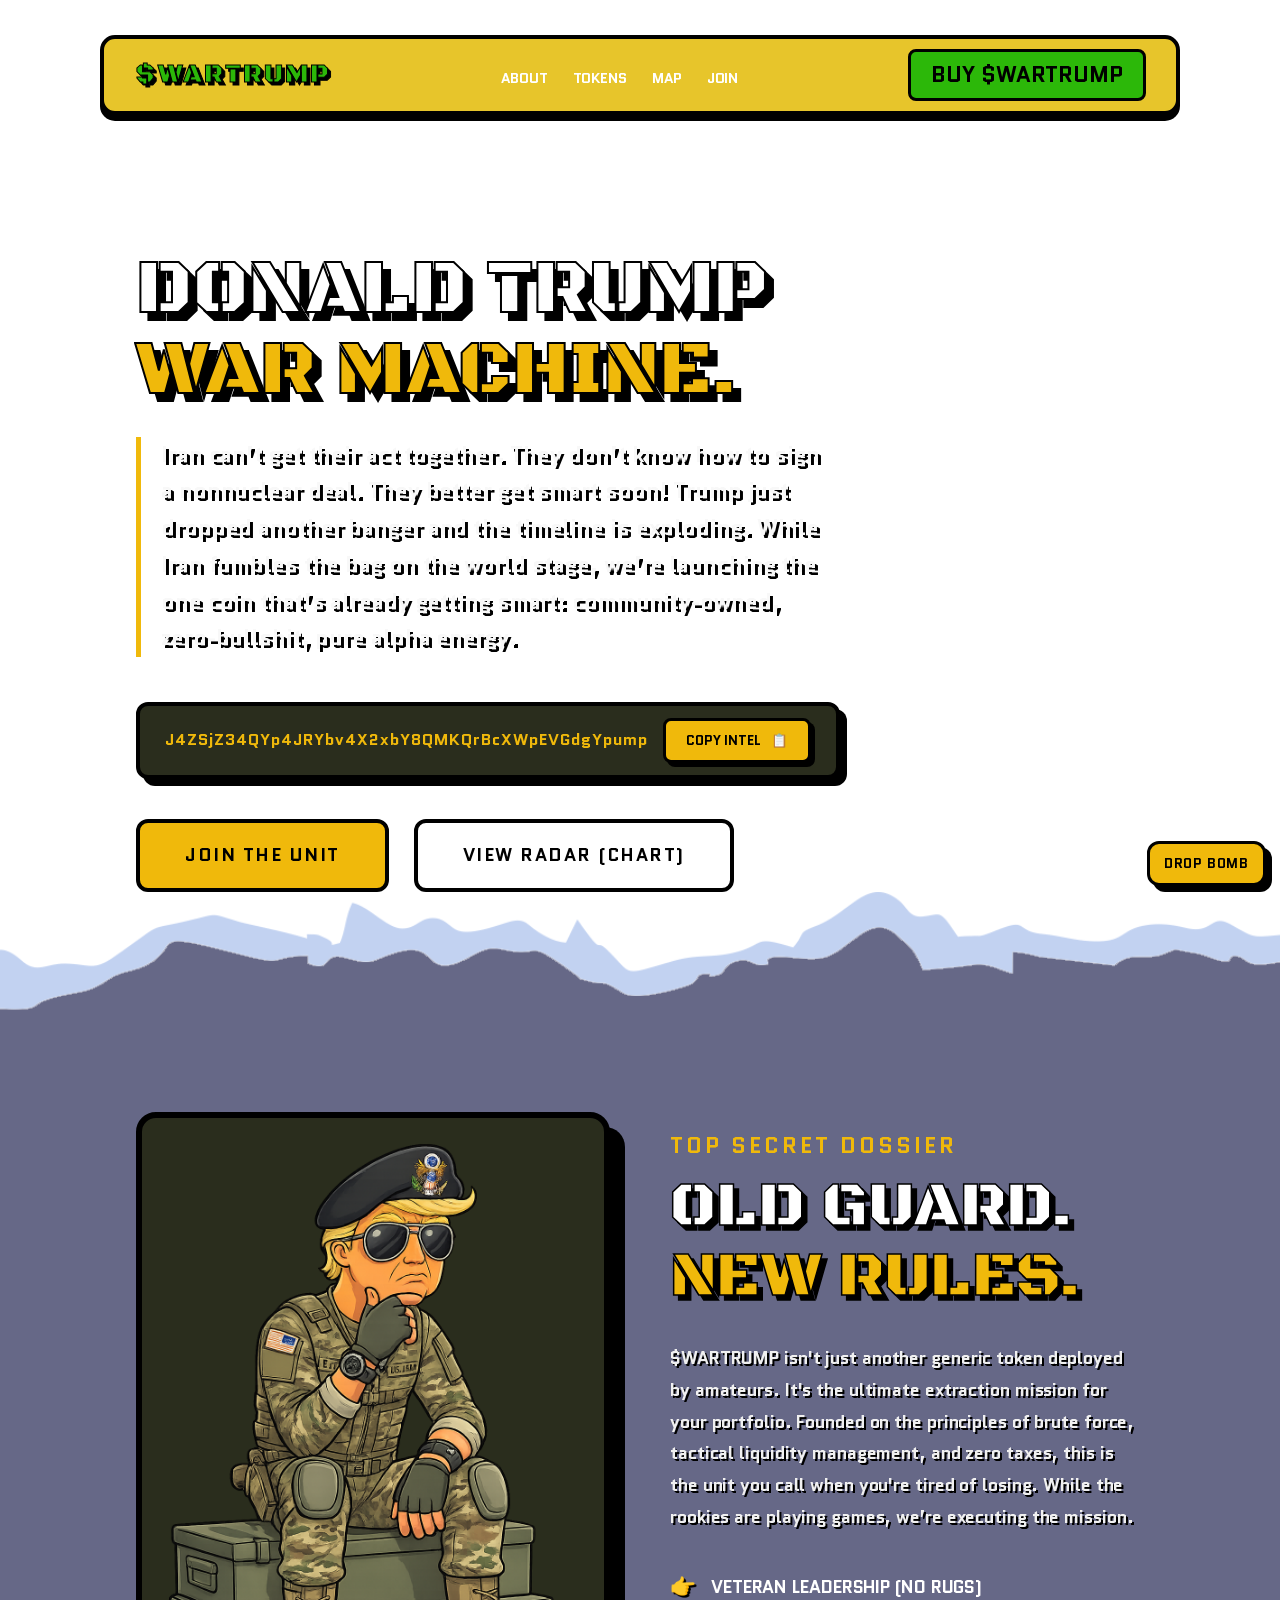
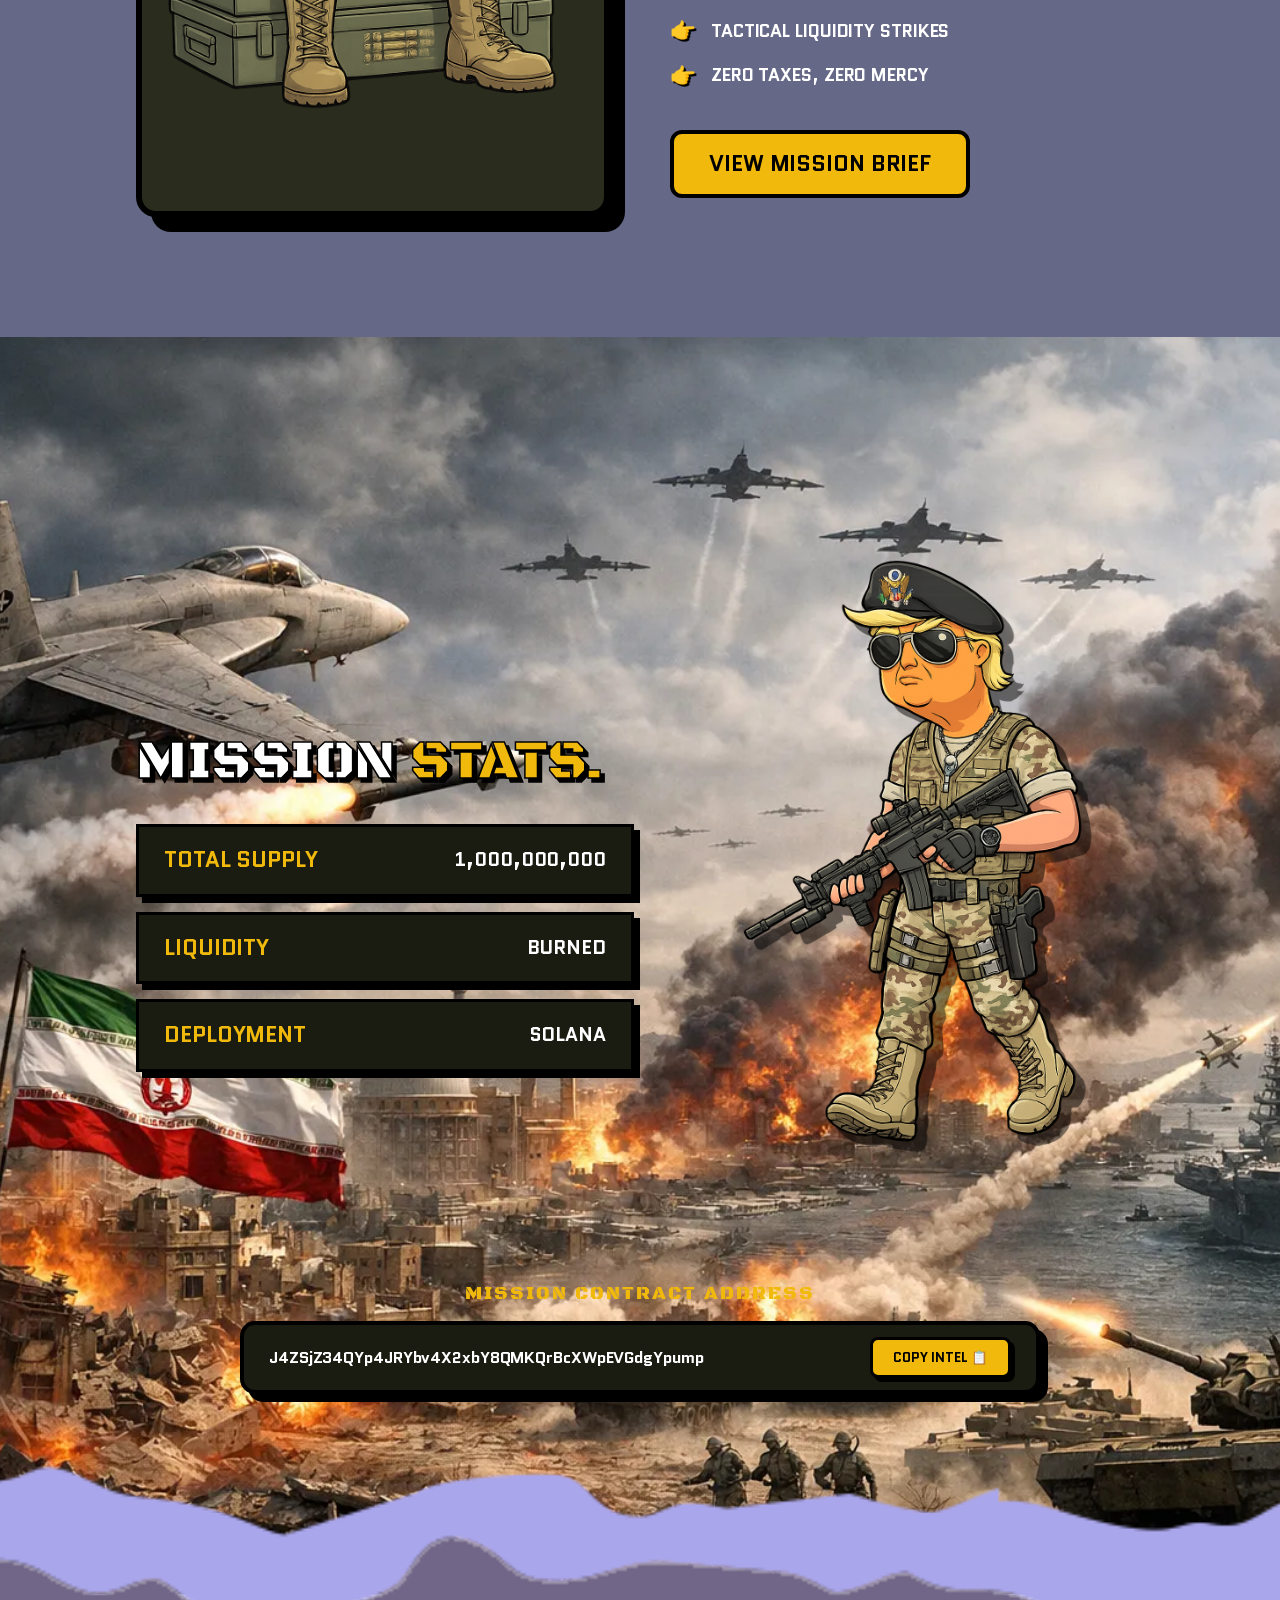
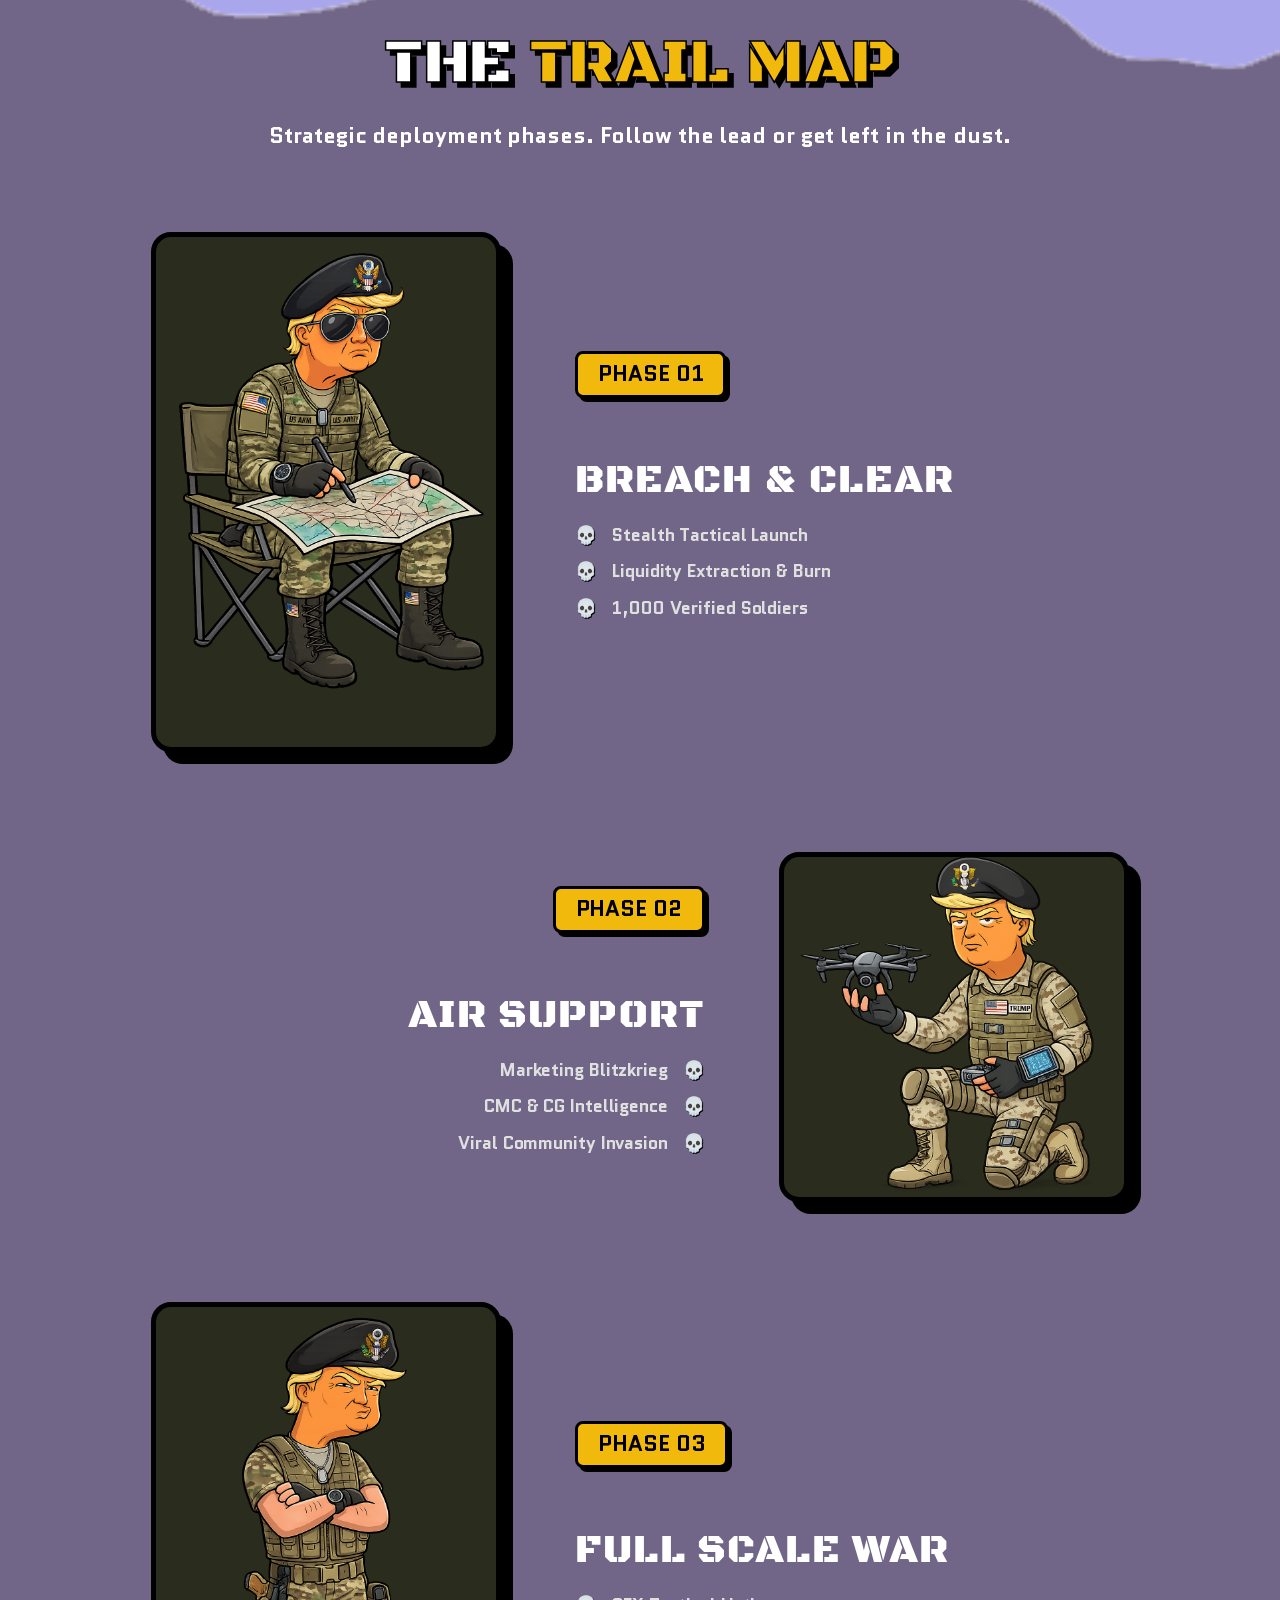
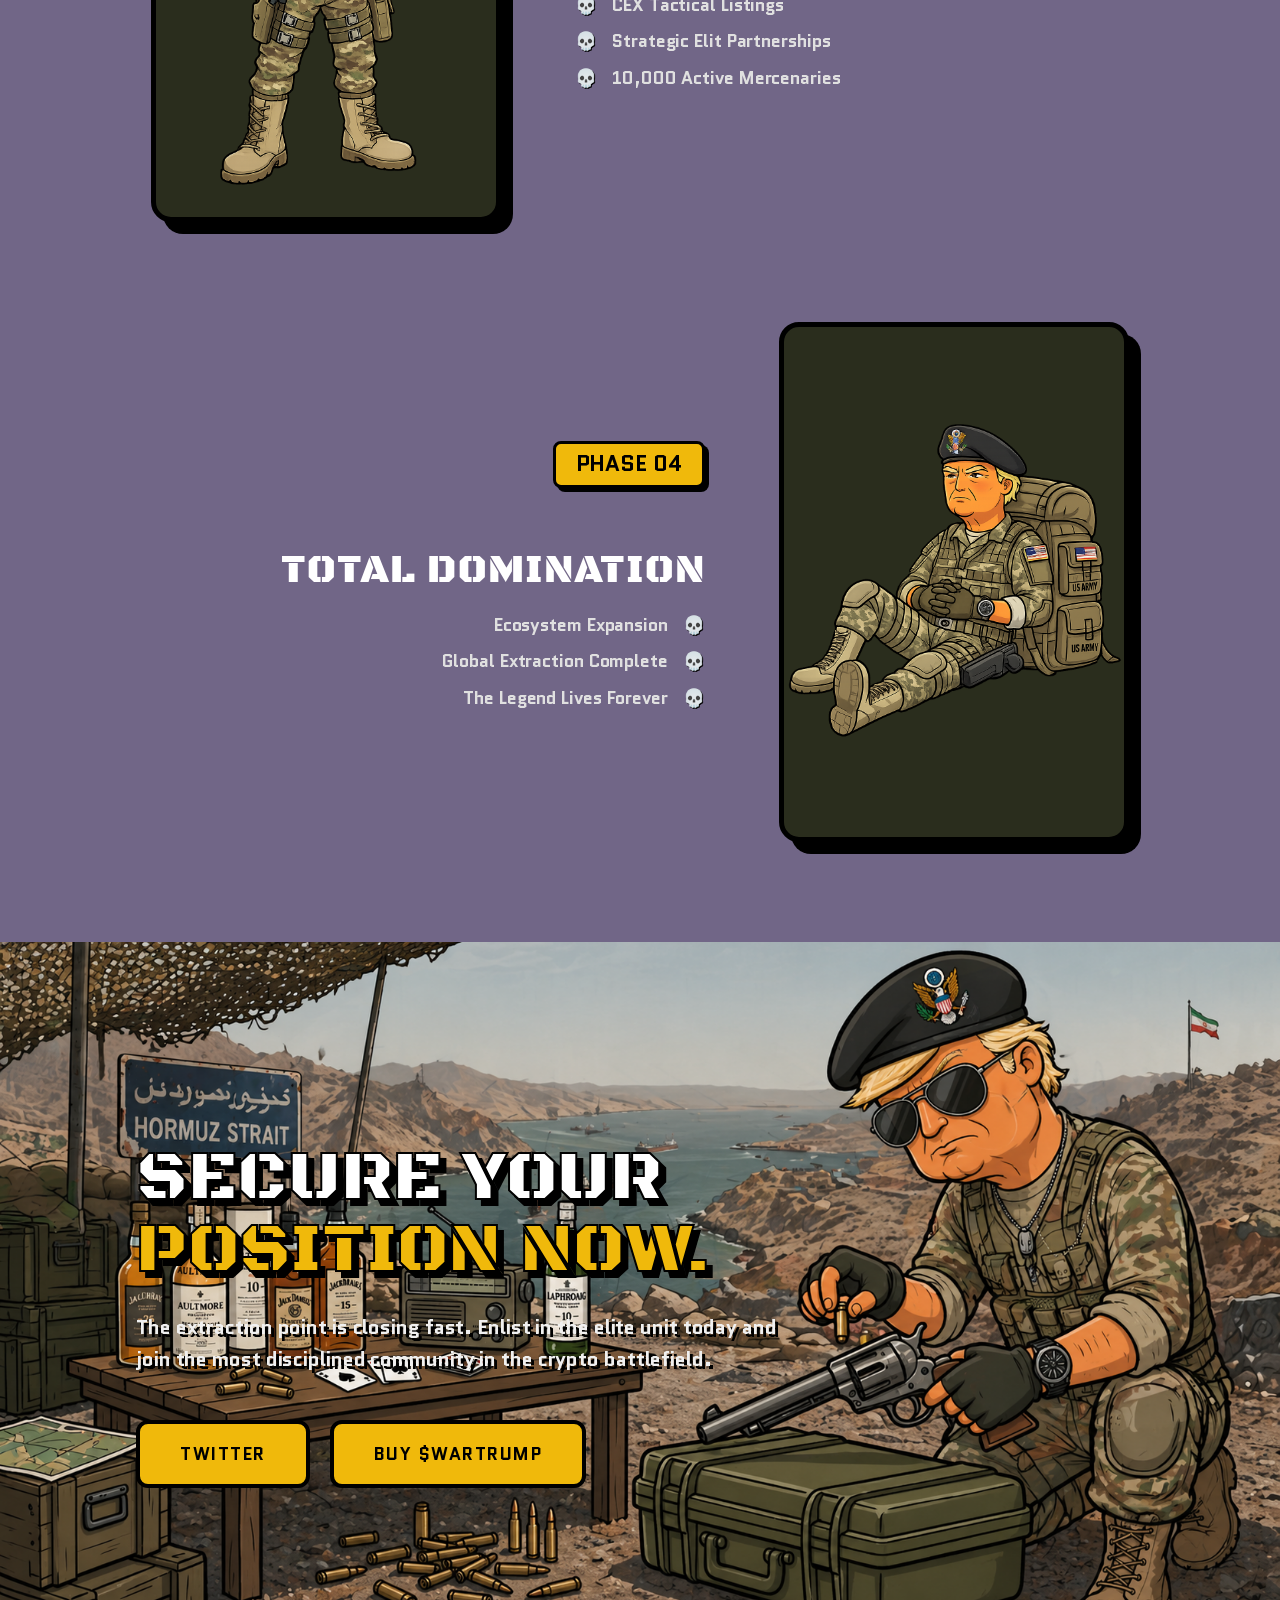
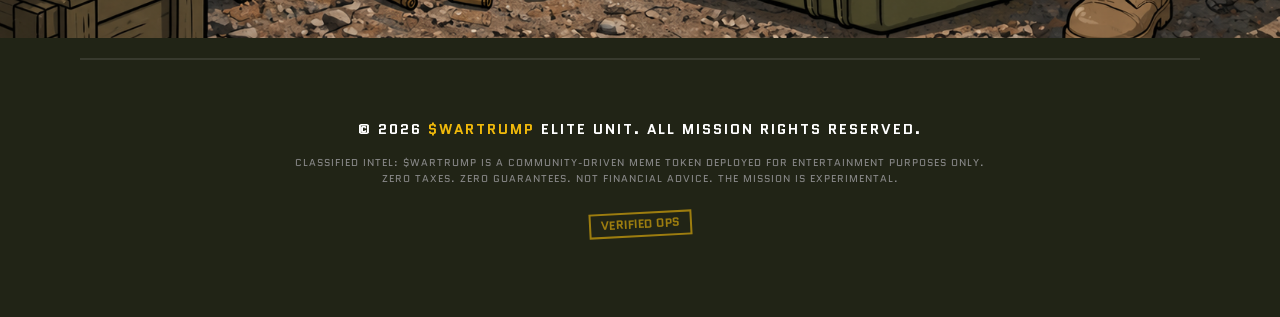
<file: index.html>
<!DOCTYPE html>
<html lang="en-US">
<head>
	<meta charset="UTF-8">
			<title>WARTRUMP</title>
		<meta name="viewport" content="width=device-width, initial-scale=1" />
<meta name='robots' content='max-image-preview:large' />
<title>WARTRUMP</title>
<link rel="icon" href="logo.png">
<link rel="alternate" type="application/rss+xml" title="BARNEY &raquo; Feed" href="/index.php/feed/" />
<link rel="alternate" type="application/rss+xml" title="BARNEY &raquo; Comments Feed" href="/index.php/comments/feed/" />
<link rel="alternate" title="oEmbed (JSON)" type="application/json+oembed" href="/index.php/wp-json/oembed/1.0/embed?url=https%3A%2F%2Fbarneyross.fun%2F" />
<link rel="alternate" title="oEmbed (XML)" type="text/xml+oembed" href="/index.php/wp-json/oembed/1.0/embed?url=https%3A%2F%2Fbarneyross.fun%2F&#038;format=xml" />
<style id='wp-img-auto-sizes-contain-inline-css'>
img:is([sizes=auto i],[sizes^="auto," i]){contain-intrinsic-size:3000px 1500px}
/*# sourceURL=wp-img-auto-sizes-contain-inline-css */
</style>

<style id='wp-emoji-styles-inline-css'>

	img.wp-smiley, img.emoji {
		display: inline !important;
		border: none !important;
		box-shadow: none !important;
		height: 1em !important;
		width: 1em !important;
		margin: 0 0.07em !important;
		vertical-align: -0.1em !important;
		background: none !important;
		padding: 0 !important;
	}
/*# sourceURL=wp-emoji-styles-inline-css */
</style>
<style id='wp-block-library-inline-css'>
:root{--wp-block-synced-color:#7a00df;--wp-block-synced-color--rgb:122,0,223;--wp-bound-block-color:var(--wp-block-synced-color);--wp-editor-canvas-background:#ddd;--wp-admin-theme-color:#007cba;--wp-admin-theme-color--rgb:0,124,186;--wp-admin-theme-color-darker-10:#006ba1;--wp-admin-theme-color-darker-10--rgb:0,107,160.5;--wp-admin-theme-color-darker-20:#005a87;--wp-admin-theme-color-darker-20--rgb:0,90,135;--wp-admin-border-width-focus:2px}@media (min-resolution:192dpi){:root{--wp-admin-border-width-focus:1.5px}}.wp-element-button{cursor:pointer}:root .has-very-light-gray-background-color{background-color:#eee}:root .has-very-dark-gray-background-color{background-color:#313131}:root .has-very-light-gray-color{color:#eee}:root .has-very-dark-gray-color{color:#313131}:root .has-vivid-green-cyan-to-vivid-cyan-blue-gradient-background{background:linear-gradient(135deg,#00d084,#0693e3)}:root .has-purple-crush-gradient-background{background:linear-gradient(135deg,#34e2e4,#4721fb 50%,#ab1dfe)}:root .has-hazy-dawn-gradient-background{background:linear-gradient(135deg,#faaca8,#dad0ec)}:root .has-subdued-olive-gradient-background{background:linear-gradient(135deg,#fafae1,#67a671)}:root .has-atomic-cream-gradient-background{background:linear-gradient(135deg,#fdd79a,#004a59)}:root .has-nightshade-gradient-background{background:linear-gradient(135deg,#330968,#31cdcf)}:root .has-midnight-gradient-background{background:linear-gradient(135deg,#020381,#2874fc)}:root{--wp--preset--font-size--normal:16px;--wp--preset--font-size--huge:42px}.has-regular-font-size{font-size:1em}.has-larger-font-size{font-size:2.625em}.has-normal-font-size{font-size:var(--wp--preset--font-size--normal)}.has-huge-font-size{font-size:var(--wp--preset--font-size--huge)}.has-text-align-center{text-align:center}.has-text-align-left{text-align:left}.has-text-align-right{text-align:right}.has-fit-text{white-space:nowrap!important}#end-resizable-editor-section{display:none}.aligncenter{clear:both}.items-justified-left{justify-content:flex-start}.items-justified-center{justify-content:center}.items-justified-right{justify-content:flex-end}.items-justified-space-between{justify-content:space-between}.screen-reader-text{border:0;clip-path:inset(50%);height:1px;margin:-1px;overflow:hidden;padding:0;position:absolute;width:1px;word-wrap:normal!important}.screen-reader-text:focus{background-color:#ddd;clip-path:none;color:#444;display:block;font-size:1em;height:auto;left:5px;line-height:normal;padding:15px 23px 14px;text-decoration:none;top:5px;width:auto;z-index:100000}html :where(.has-border-color){border-style:solid}html :where([style*=border-top-color]){border-top-style:solid}html :where([style*=border-right-color]){border-right-style:solid}html :where([style*=border-bottom-color]){border-bottom-style:solid}html :where([style*=border-left-color]){border-left-style:solid}html :where([style*=border-width]){border-style:solid}html :where([style*=border-top-width]){border-top-style:solid}html :where([style*=border-right-width]){border-right-style:solid}html :where([style*=border-bottom-width]){border-bottom-style:solid}html :where([style*=border-left-width]){border-left-style:solid}html :where(img[class*=wp-image-]){height:auto;max-width:100%}:where(figure){margin:0 0 1em}html :where(.is-position-sticky){--wp-admin--admin-bar--position-offset:var(--wp-admin--admin-bar--height,0px)}@media screen and (max-width:600px){html :where(.is-position-sticky){--wp-admin--admin-bar--position-offset:0px}}
/*# sourceURL=/wp-includes/css/dist/block-library/common.min.css */
</style>
<style id='global-styles-inline-css'>
:root{--wp--preset--aspect-ratio--square: 1;--wp--preset--aspect-ratio--4-3: 4/3;--wp--preset--aspect-ratio--3-4: 3/4;--wp--preset--aspect-ratio--3-2: 3/2;--wp--preset--aspect-ratio--2-3: 2/3;--wp--preset--aspect-ratio--16-9: 16/9;--wp--preset--aspect-ratio--9-16: 9/16;--wp--preset--color--black: #000000;--wp--preset--color--cyan-bluish-gray: #abb8c3;--wp--preset--color--white: #ffffff;--wp--preset--color--pale-pink: #f78da7;--wp--preset--color--vivid-red: #cf2e2e;--wp--preset--color--luminous-vivid-orange: #ff6900;--wp--preset--color--luminous-vivid-amber: #fcb900;--wp--preset--color--light-green-cyan: #7bdcb5;--wp--preset--color--vivid-green-cyan: #00d084;--wp--preset--color--pale-cyan-blue: #8ed1fc;--wp--preset--color--vivid-cyan-blue: #0693e3;--wp--preset--color--vivid-purple: #9b51e0;--wp--preset--color--base: #FFFFFF;--wp--preset--color--contrast: #111111;--wp--preset--color--accent-1: #FFEE58;--wp--preset--color--accent-2: #F6CFF4;--wp--preset--color--accent-3: #503AA8;--wp--preset--color--accent-4: #686868;--wp--preset--color--accent-5: #FBFAF3;--wp--preset--color--accent-6: color-mix(in srgb, currentColor 20%, transparent);--wp--preset--gradient--vivid-cyan-blue-to-vivid-purple: linear-gradient(135deg,rgb(6,147,227) 0%,rgb(155,81,224) 100%);--wp--preset--gradient--light-green-cyan-to-vivid-green-cyan: linear-gradient(135deg,rgb(122,220,180) 0%,rgb(0,208,130) 100%);--wp--preset--gradient--luminous-vivid-amber-to-luminous-vivid-orange: linear-gradient(135deg,rgb(252,185,0) 0%,rgb(255,105,0) 100%);--wp--preset--gradient--luminous-vivid-orange-to-vivid-red: linear-gradient(135deg,rgb(255,105,0) 0%,rgb(207,46,46) 100%);--wp--preset--gradient--very-light-gray-to-cyan-bluish-gray: linear-gradient(135deg,rgb(238,238,238) 0%,rgb(169,184,195) 100%);--wp--preset--gradient--cool-to-warm-spectrum: linear-gradient(135deg,rgb(74,234,220) 0%,rgb(151,120,209) 20%,rgb(207,42,186) 40%,rgb(238,44,130) 60%,rgb(251,105,98) 80%,rgb(254,248,76) 100%);--wp--preset--gradient--blush-light-purple: linear-gradient(135deg,rgb(255,206,236) 0%,rgb(152,150,240) 100%);--wp--preset--gradient--blush-bordeaux: linear-gradient(135deg,rgb(254,205,165) 0%,rgb(254,45,45) 50%,rgb(107,0,62) 100%);--wp--preset--gradient--luminous-dusk: linear-gradient(135deg,rgb(255,203,112) 0%,rgb(199,81,192) 50%,rgb(65,88,208) 100%);--wp--preset--gradient--pale-ocean: linear-gradient(135deg,rgb(255,245,203) 0%,rgb(182,227,212) 50%,rgb(51,167,181) 100%);--wp--preset--gradient--electric-grass: linear-gradient(135deg,rgb(202,248,128) 0%,rgb(113,206,126) 100%);--wp--preset--gradient--midnight: linear-gradient(135deg,rgb(2,3,129) 0%,rgb(40,116,252) 100%);--wp--preset--font-size--small: 0.875rem;--wp--preset--font-size--medium: clamp(1rem, 1rem + ((1vw - 0.2rem) * 0.196), 1.125rem);--wp--preset--font-size--large: clamp(1.125rem, 1.125rem + ((1vw - 0.2rem) * 0.392), 1.375rem);--wp--preset--font-size--x-large: clamp(1.75rem, 1.75rem + ((1vw - 0.2rem) * 0.392), 2rem);--wp--preset--font-size--xx-large: clamp(2.15rem, 2.15rem + ((1vw - 0.2rem) * 1.333), 3rem);--wp--preset--font-family--manrope: Manrope, sans-serif;--wp--preset--font-family--fira-code: "Fira Code", monospace;--wp--preset--spacing--20: 10px;--wp--preset--spacing--30: 20px;--wp--preset--spacing--40: 30px;--wp--preset--spacing--50: clamp(30px, 5vw, 50px);--wp--preset--spacing--60: clamp(30px, 7vw, 70px);--wp--preset--spacing--70: clamp(50px, 7vw, 90px);--wp--preset--spacing--80: clamp(70px, 10vw, 140px);--wp--preset--shadow--natural: 6px 6px 9px rgba(0, 0, 0, 0.2);--wp--preset--shadow--deep: 12px 12px 50px rgba(0, 0, 0, 0.4);--wp--preset--shadow--sharp: 6px 6px 0px rgba(0, 0, 0, 0.2);--wp--preset--shadow--outlined: 6px 6px 0px -3px rgb(255, 255, 255), 6px 6px rgb(0, 0, 0);--wp--preset--shadow--crisp: 6px 6px 0px rgb(0, 0, 0);}:root { --wp--style--global--content-size: 645px;--wp--style--global--wide-size: 1340px; }:where(body) { margin: 0; }.wp-site-blocks { padding-top: var(--wp--style--root--padding-top); padding-bottom: var(--wp--style--root--padding-bottom); }.has-global-padding { padding-right: var(--wp--style--root--padding-right); padding-left: var(--wp--style--root--padding-left); }.has-global-padding > .alignfull { margin-right: calc(var(--wp--style--root--padding-right) * -1); margin-left: calc(var(--wp--style--root--padding-left) * -1); }.has-global-padding :where(:not(.alignfull.is-layout-flow) > .has-global-padding:not(.wp-block-block, .alignfull)) { padding-right: 0; padding-left: 0; }.has-global-padding :where(:not(.alignfull.is-layout-flow) > .has-global-padding:not(.wp-block-block, .alignfull)) > .alignfull { margin-left: 0; margin-right: 0; }.wp-site-blocks > .alignleft { float: left; margin-right: 2em; }.wp-site-blocks > .alignright { float: right; margin-left: 2em; }.wp-site-blocks > .aligncenter { justify-content: center; margin-left: auto; margin-right: auto; }:where(.wp-site-blocks) > * { margin-block-start: 1.2rem; margin-block-end: 0; }:where(.wp-site-blocks) > :first-child { margin-block-start: 0; }:where(.wp-site-blocks) > :last-child { margin-block-end: 0; }:root { --wp--style--block-gap: 1.2rem; }:root :where(.is-layout-flow) > :first-child{margin-block-start: 0;}:root :where(.is-layout-flow) > :last-child{margin-block-end: 0;}:root :where(.is-layout-flow) > *{margin-block-start: 1.2rem;margin-block-end: 0;}:root :where(.is-layout-constrained) > :first-child{margin-block-start: 0;}:root :where(.is-layout-constrained) > :last-child{margin-block-end: 0;}:root :where(.is-layout-constrained) > *{margin-block-start: 1.2rem;margin-block-end: 0;}:root :where(.is-layout-flex){gap: 1.2rem;}:root :where(.is-layout-grid){gap: 1.2rem;}.is-layout-flow > .alignleft{float: left;margin-inline-start: 0;margin-inline-end: 2em;}.is-layout-flow > .alignright{float: right;margin-inline-start: 2em;margin-inline-end: 0;}.is-layout-flow > .aligncenter{margin-left: auto !important;margin-right: auto !important;}.is-layout-constrained > .alignleft{float: left;margin-inline-start: 0;margin-inline-end: 2em;}.is-layout-constrained > .alignright{float: right;margin-inline-start: 2em;margin-inline-end: 0;}.is-layout-constrained > .aligncenter{margin-left: auto !important;margin-right: auto !important;}.is-layout-constrained > :where(:not(.alignleft):not(.alignright):not(.alignfull)){max-width: var(--wp--style--global--content-size);margin-left: auto !important;margin-right: auto !important;}.is-layout-constrained > .alignwide{max-width: var(--wp--style--global--wide-size);}body .is-layout-flex{display: flex;}.is-layout-flex{flex-wrap: wrap;align-items: center;}.is-layout-flex > :is(*, div){margin: 0;}body .is-layout-grid{display: grid;}.is-layout-grid > :is(*, div){margin: 0;}body{background-color: var(--wp--preset--color--base);color: var(--wp--preset--color--contrast);font-family: var(--wp--preset--font-family--manrope);font-size: var(--wp--preset--font-size--large);font-weight: 300;letter-spacing: -0.1px;line-height: 1.4;--wp--style--root--padding-top: 0px;--wp--style--root--padding-right: var(--wp--preset--spacing--50);--wp--style--root--padding-bottom: 0px;--wp--style--root--padding-left: var(--wp--preset--spacing--50);}a:where(:not(.wp-element-button)){color: currentColor;text-decoration: underline;}:root :where(a:where(:not(.wp-element-button)):hover){text-decoration: none;}h1, h2, h3, h4, h5, h6{font-weight: 400;letter-spacing: -0.1px;line-height: 1.125;}h1{font-size: var(--wp--preset--font-size--xx-large);}h2{font-size: var(--wp--preset--font-size--x-large);}h3{font-size: var(--wp--preset--font-size--large);}h4{font-size: var(--wp--preset--font-size--medium);}h5{font-size: var(--wp--preset--font-size--small);letter-spacing: 0.5px;}h6{font-size: var(--wp--preset--font-size--small);font-weight: 700;letter-spacing: 1.4px;text-transform: uppercase;}:root :where(.wp-element-button, .wp-block-button__link){background-color: var(--wp--preset--color--contrast);border-width: 0;color: var(--wp--preset--color--base);font-family: inherit;font-size: var(--wp--preset--font-size--medium);font-style: inherit;font-weight: inherit;letter-spacing: inherit;line-height: inherit;padding-top: 1rem;padding-right: 2.25rem;padding-bottom: 1rem;padding-left: 2.25rem;text-decoration: none;text-transform: inherit;}:root :where(.wp-element-button:hover, .wp-block-button__link:hover){background-color: color-mix(in srgb, var(--wp--preset--color--contrast) 85%, transparent);border-color: transparent;color: var(--wp--preset--color--base);}:root :where(.wp-element-button:focus, .wp-block-button__link:focus){outline-color: var(--wp--preset--color--accent-4);outline-offset: 2px;}:root :where(.wp-element-caption, .wp-block-audio figcaption, .wp-block-embed figcaption, .wp-block-gallery figcaption, .wp-block-image figcaption, .wp-block-table figcaption, .wp-block-video figcaption){font-size: var(--wp--preset--font-size--small);line-height: 1.4;}.has-black-color{color: var(--wp--preset--color--black) !important;}.has-cyan-bluish-gray-color{color: var(--wp--preset--color--cyan-bluish-gray) !important;}.has-white-color{color: var(--wp--preset--color--white) !important;}.has-pale-pink-color{color: var(--wp--preset--color--pale-pink) !important;}.has-vivid-red-color{color: var(--wp--preset--color--vivid-red) !important;}.has-luminous-vivid-orange-color{color: var(--wp--preset--color--luminous-vivid-orange) !important;}.has-luminous-vivid-amber-color{color: var(--wp--preset--color--luminous-vivid-amber) !important;}.has-light-green-cyan-color{color: var(--wp--preset--color--light-green-cyan) !important;}.has-vivid-green-cyan-color{color: var(--wp--preset--color--vivid-green-cyan) !important;}.has-pale-cyan-blue-color{color: var(--wp--preset--color--pale-cyan-blue) !important;}.has-vivid-cyan-blue-color{color: var(--wp--preset--color--vivid-cyan-blue) !important;}.has-vivid-purple-color{color: var(--wp--preset--color--vivid-purple) !important;}.has-base-color{color: var(--wp--preset--color--base) !important;}.has-contrast-color{color: var(--wp--preset--color--contrast) !important;}.has-accent-1-color{color: var(--wp--preset--color--accent-1) !important;}.has-accent-2-color{color: var(--wp--preset--color--accent-2) !important;}.has-accent-3-color{color: var(--wp--preset--color--accent-3) !important;}.has-accent-4-color{color: var(--wp--preset--color--accent-4) !important;}.has-accent-5-color{color: var(--wp--preset--color--accent-5) !important;}.has-accent-6-color{color: var(--wp--preset--color--accent-6) !important;}.has-black-background-color{background-color: var(--wp--preset--color--black) !important;}.has-cyan-bluish-gray-background-color{background-color: var(--wp--preset--color--cyan-bluish-gray) !important;}.has-white-background-color{background-color: var(--wp--preset--color--white) !important;}.has-pale-pink-background-color{background-color: var(--wp--preset--color--pale-pink) !important;}.has-vivid-red-background-color{background-color: var(--wp--preset--color--vivid-red) !important;}.has-luminous-vivid-orange-background-color{background-color: var(--wp--preset--color--luminous-vivid-orange) !important;}.has-luminous-vivid-amber-background-color{background-color: var(--wp--preset--color--luminous-vivid-amber) !important;}.has-light-green-cyan-background-color{background-color: var(--wp--preset--color--light-green-cyan) !important;}.has-vivid-green-cyan-background-color{background-color: var(--wp--preset--color--vivid-green-cyan) !important;}.has-pale-cyan-blue-background-color{background-color: var(--wp--preset--color--pale-cyan-blue) !important;}.has-vivid-cyan-blue-background-color{background-color: var(--wp--preset--color--vivid-cyan-blue) !important;}.has-vivid-purple-background-color{background-color: var(--wp--preset--color--vivid-purple) !important;}.has-base-background-color{background-color: var(--wp--preset--color--base) !important;}.has-contrast-background-color{background-color: var(--wp--preset--color--contrast) !important;}.has-accent-1-background-color{background-color: var(--wp--preset--color--accent-1) !important;}.has-accent-2-background-color{background-color: var(--wp--preset--color--accent-2) !important;}.has-accent-3-background-color{background-color: var(--wp--preset--color--accent-3) !important;}.has-accent-4-background-color{background-color: var(--wp--preset--color--accent-4) !important;}.has-accent-5-background-color{background-color: var(--wp--preset--color--accent-5) !important;}.has-accent-6-background-color{background-color: var(--wp--preset--color--accent-6) !important;}.has-black-border-color{border-color: var(--wp--preset--color--black) !important;}.has-cyan-bluish-gray-border-color{border-color: var(--wp--preset--color--cyan-bluish-gray) !important;}.has-white-border-color{border-color: var(--wp--preset--color--white) !important;}.has-pale-pink-border-color{border-color: var(--wp--preset--color--pale-pink) !important;}.has-vivid-red-border-color{border-color: var(--wp--preset--color--vivid-red) !important;}.has-luminous-vivid-orange-border-color{border-color: var(--wp--preset--color--luminous-vivid-orange) !important;}.has-luminous-vivid-amber-border-color{border-color: var(--wp--preset--color--luminous-vivid-amber) !important;}.has-light-green-cyan-border-color{border-color: var(--wp--preset--color--light-green-cyan) !important;}.has-vivid-green-cyan-border-color{border-color: var(--wp--preset--color--vivid-green-cyan) !important;}.has-pale-cyan-blue-border-color{border-color: var(--wp--preset--color--pale-cyan-blue) !important;}.has-vivid-cyan-blue-border-color{border-color: var(--wp--preset--color--vivid-cyan-blue) !important;}.has-vivid-purple-border-color{border-color: var(--wp--preset--color--vivid-purple) !important;}.has-base-border-color{border-color: var(--wp--preset--color--base) !important;}.has-contrast-border-color{border-color: var(--wp--preset--color--contrast) !important;}.has-accent-1-border-color{border-color: var(--wp--preset--color--accent-1) !important;}.has-accent-2-border-color{border-color: var(--wp--preset--color--accent-2) !important;}.has-accent-3-border-color{border-color: var(--wp--preset--color--accent-3) !important;}.has-accent-4-border-color{border-color: var(--wp--preset--color--accent-4) !important;}.has-accent-5-border-color{border-color: var(--wp--preset--color--accent-5) !important;}.has-accent-6-border-color{border-color: var(--wp--preset--color--accent-6) !important;}.has-vivid-cyan-blue-to-vivid-purple-gradient-background{background: var(--wp--preset--gradient--vivid-cyan-blue-to-vivid-purple) !important;}.has-light-green-cyan-to-vivid-green-cyan-gradient-background{background: var(--wp--preset--gradient--light-green-cyan-to-vivid-green-cyan) !important;}.has-luminous-vivid-amber-to-luminous-vivid-orange-gradient-background{background: var(--wp--preset--gradient--luminous-vivid-amber-to-luminous-vivid-orange) !important;}.has-luminous-vivid-orange-to-vivid-red-gradient-background{background: var(--wp--preset--gradient--luminous-vivid-orange-to-vivid-red) !important;}.has-very-light-gray-to-cyan-bluish-gray-gradient-background{background: var(--wp--preset--gradient--very-light-gray-to-cyan-bluish-gray) !important;}.has-cool-to-warm-spectrum-gradient-background{background: var(--wp--preset--gradient--cool-to-warm-spectrum) !important;}.has-blush-light-purple-gradient-background{background: var(--wp--preset--gradient--blush-light-purple) !important;}.has-blush-bordeaux-gradient-background{background: var(--wp--preset--gradient--blush-bordeaux) !important;}.has-luminous-dusk-gradient-background{background: var(--wp--preset--gradient--luminous-dusk) !important;}.has-pale-ocean-gradient-background{background: var(--wp--preset--gradient--pale-ocean) !important;}.has-electric-grass-gradient-background{background: var(--wp--preset--gradient--electric-grass) !important;}.has-midnight-gradient-background{background: var(--wp--preset--gradient--midnight) !important;}.has-small-font-size{font-size: var(--wp--preset--font-size--small) !important;}.has-medium-font-size{font-size: var(--wp--preset--font-size--medium) !important;}.has-large-font-size{font-size: var(--wp--preset--font-size--large) !important;}.has-x-large-font-size{font-size: var(--wp--preset--font-size--x-large) !important;}.has-xx-large-font-size{font-size: var(--wp--preset--font-size--xx-large) !important;}.has-manrope-font-family{font-family: var(--wp--preset--font-family--manrope) !important;}.has-fira-code-font-family{font-family: var(--wp--preset--font-family--fira-code) !important;}
/*# sourceURL=global-styles-inline-css */
</style>
<style id='wp-block-template-skip-link-inline-css'>

		.skip-link.screen-reader-text {
			border: 0;
			clip-path: inset(50%);
			height: 1px;
			margin: -1px;
			overflow: hidden;
			padding: 0;
			position: absolute !important;
			width: 1px;
			word-wrap: normal !important;
		}

		.skip-link.screen-reader-text:focus {
			background-color: #eee;
			clip-path: none;
			color: #444;
			display: block;
			font-size: 1em;
			height: auto;
			left: 5px;
			line-height: normal;
			padding: 15px 23px 14px;
			text-decoration: none;
			top: 5px;
			width: auto;
			z-index: 100000;
		}
/*# sourceURL=wp-block-template-skip-link-inline-css */
</style>
<style id='twentytwentyfive-style-inline-css'>
a{text-decoration-thickness:1px!important;text-underline-offset:.1em}:where(.wp-site-blocks :focus){outline-width:2px;outline-style:solid}.wp-block-navigation .wp-block-navigation-submenu .wp-block-navigation-item:not(:last-child){margin-bottom:3px}.wp-block-navigation .wp-block-navigation-item .wp-block-navigation-item__content{outline-offset:4px}.wp-block-navigation .wp-block-navigation-item ul.wp-block-navigation__submenu-container .wp-block-navigation-item__content{outline-offset:0}blockquote,caption,figcaption,h1,h2,h3,h4,h5,h6,p{text-wrap:pretty}.more-link{display:block}:where(pre){overflow-x:auto}
/*# sourceURL=/wp-content/themes/twentytwentyfive/style.min.css */
</style>
<link rel='stylesheet' id='elementor-frontend-css' href='/wp-content/plugins/elementor/assets/css/frontend-lite.min.css?ver=3.23.4' media='all' />
<link rel='stylesheet' id='swiper-css' href='/wp-content/plugins/elementor/assets/lib/swiper/v8/css/swiper.min.css?ver=8.4.5' media='all' />
<link rel='stylesheet' id='elementor-post-7-css' href='/wp-content/uploads/elementor/css/post-7.css?ver=1777298449' media='all' />
<link rel='stylesheet' id='elementor-pro-css' href='/wp-content/plugins/elementor-pro/assets/css/frontend-lite.min.css?ver=3.23.3' media='all' />
<link rel='stylesheet' id='elementor-global-css' href='/wp-content/uploads/elementor/css/global.css?ver=1777298466' media='all' />
<link rel='stylesheet' id='elementor-post-8-css' href='/wp-content/uploads/elementor/css/post-8.css?ver=1777439272' media='all' />
<link rel='stylesheet' id='google-fonts-1-css' href='https://fonts.googleapis.com/css?family=Roboto%3A100%2C100italic%2C200%2C200italic%2C300%2C300italic%2C400%2C400italic%2C500%2C500italic%2C600%2C600italic%2C700%2C700italic%2C800%2C800italic%2C900%2C900italic%7CRoboto+Slab%3A100%2C100italic%2C200%2C200italic%2C300%2C300italic%2C400%2C400italic%2C500%2C500italic%2C600%2C600italic%2C700%2C700italic%2C800%2C800italic%2C900%2C900italic&#038;display=swap&#038;ver=6.9.4' media='all' />
<link rel="preconnect" href="https://fonts.gstatic.com/" crossorigin><link rel="https://api.w.org/" href="/index.php/wp-json/" /><link rel="alternate" title="JSON" type="application/json" href="/index.php/wp-json/wp/v2/pages/8" /><link rel="EditURI" type="application/rsd+xml" title="RSD" href="/xmlrpc.php?rsd" />
<meta name="generator" content="WordPress 6.9.4" />
<link rel="canonical" href="/" />
<link rel='shortlink' href='/' />
<meta name="generator" content="Elementor 3.23.4; features: e_optimized_css_loading, e_font_icon_svg, additional_custom_breakpoints, e_optimized_control_loading, e_lazyload, e_element_cache; settings: css_print_method-external, google_font-enabled, font_display-swap">
			<style>
				.e-con.e-parent:nth-of-type(n+4):not(.e-lazyloaded):not(.e-no-lazyload),
				.e-con.e-parent:nth-of-type(n+4):not(.e-lazyloaded):not(.e-no-lazyload) * {
					background-image: none !important;
				}
				@media screen and (max-height: 1024px) {
					.e-con.e-parent:nth-of-type(n+3):not(.e-lazyloaded):not(.e-no-lazyload),
					.e-con.e-parent:nth-of-type(n+3):not(.e-lazyloaded):not(.e-no-lazyload) * {
						background-image: none !important;
					}
				}
				@media screen and (max-height: 640px) {
					.e-con.e-parent:nth-of-type(n+2):not(.e-lazyloaded):not(.e-no-lazyload),
					.e-con.e-parent:nth-of-type(n+2):not(.e-lazyloaded):not(.e-no-lazyload) * {
						background-image: none !important;
					}
				}
			</style>
			<style class='wp-fonts-local'>
@font-face{font-family:Manrope;font-style:normal;font-weight:200 800;font-display:fallback;src:url('/wp-content/themes/twentytwentyfive/assets/fonts/manrope/Manrope-VariableFont_wght.woff2') format('woff2');}
@font-face{font-family:"Fira Code";font-style:normal;font-weight:300 700;font-display:fallback;src:url('/wp-content/themes/twentytwentyfive/assets/fonts/fira-code/FiraCode-VariableFont_wght.woff2') format('woff2');}
</style>

<style id="wartrump-bomb-fx">
	:root{
		--wt-bomb-z: 2147483000;
	}
	#wt-bomb-fx-root{
		position: fixed;
		inset: 0;
		pointer-events: none;
		z-index: var(--wt-bomb-z);
		overflow: visible;
	}
	#wt-bomb-trigger{
		position: fixed !important;
		right: 14px;
		bottom: 14px;
		z-index: calc(var(--wt-bomb-z) + 1) !important;
		pointer-events: auto !important;
		display: inline-flex !important;
		align-items: center !important;
		justify-content: center !important;
		cursor: pointer;
		border: 3px solid #000;
		border-radius: 12px;
		padding: 10px 14px;
		font-family: "Quantico", system-ui, -apple-system, Segoe UI, Roboto, Arial, sans-serif;
		font-weight: 900;
		letter-spacing: 0.8px;
		text-transform: uppercase;
		color: #000;
		background: #f0b90b;
		box-shadow: 6px 6px 0 #000;
		transition: transform 120ms ease, box-shadow 120ms ease, filter 120ms ease;
	}
	#wt-bomb-trigger:hover{
		transform: translate(-2px, -2px);
		box-shadow: 8px 8px 0 #000;
		filter: brightness(1.05);
	}
	#wt-bomb-trigger:active{
		transform: translate(2px, 2px);
		box-shadow: 0 0 0 #000;
	}

	.wt-bomb{
		position: absolute;
		width: 42px;
		height: 42px;
		transform: translate(-50%, -50%);
		will-change: transform, top;
		filter: drop-shadow(6px 10px 0 rgba(0,0,0,0.45));
	}
	.wt-bomb::before{
		content:"";
		position:absolute;
		inset: 6px 10px 6px 10px;
		background: radial-gradient(circle at 30% 30%, #4b5563 0%, #111827 45%, #030712 100%);
		border: 3px solid #000;
		border-radius: 999px;
		box-shadow: inset 0 0 0 3px rgba(255,255,255,0.06);
	}
	.wt-bomb::after{
		content:"";
		position:absolute;
		left: 50%;
		top: 2px;
		width: 18px;
		height: 10px;
		transform: translateX(-50%) rotate(-10deg);
		background: linear-gradient(180deg, #facc15 0%, #f97316 70%, #ef4444 100%);
		border: 3px solid #000;
		border-bottom: none;
		border-radius: 10px 10px 0 0;
		box-shadow: 0 2px 0 rgba(0,0,0,0.2);
	}

	.wt-bomb-trail{
		position:absolute;
		width: 10px;
		height: 120px;
		transform: translate(-50%, 0);
		background: radial-gradient(closest-side, rgba(255,255,255,0.35), rgba(255,255,255,0)) 0 0/10px 18px repeat-y;
		filter: blur(0.2px) drop-shadow(0 0 10px rgba(251,191,36,0.25));
		opacity: 0.7;
		mix-blend-mode: screen;
	}

	.wt-explosion{
		position:absolute;
		width: 10px;
		height: 10px;
		transform: translate(-50%, -50%);
	}
	.wt-flash{
		position:absolute;
		left: 50%;
		top: 50%;
		width: 18px;
		height: 18px;
		transform: translate(-50%, -50%);
		border-radius: 999px;
		background: radial-gradient(circle, rgba(255,255,255,0.95) 0%, rgba(251,191,36,0.9) 35%, rgba(249,115,22,0.65) 58%, rgba(239,68,68,0.0) 75%);
		animation: wt-flash 520ms ease-out forwards;
	}
	@keyframes wt-flash{
		0%{ transform: translate(-50%, -50%) scale(0.4); opacity: 0.0; }
		15%{ opacity: 1; }
		100%{ transform: translate(-50%, -50%) scale(18); opacity: 0; }
	}

	.wt-glow{
		position: fixed;
		inset: -20vmax;
		pointer-events: none;
		background:
			radial-gradient(circle at var(--wt-gx) var(--wt-gy),
				rgba(255,255,255,0.20) 0%,
				rgba(251,191,36,0.18) 18%,
				rgba(249,115,22,0.14) 32%,
				rgba(239,68,68,0.0) 52%);
		mix-blend-mode: screen;
		opacity: 0;
		animation: wt-glow 620ms ease-out forwards;
		z-index: var(--wt-bomb-z);
	}
	@keyframes wt-glow{
		0%{ opacity: 0; filter: blur(0px) saturate(1.1); }
		15%{ opacity: 1; filter: blur(1px) saturate(1.35); }
		100%{ opacity: 0; filter: blur(2px) saturate(1.0); }
	}

	.wt-shockwave{
		position:absolute;
		left: 50%;
		top: 50%;
		width: 22px;
		height: 22px;
		transform: translate(-50%, -50%);
		border-radius: 999px;
		border: 3px solid rgba(255,255,255,0.85);
		box-shadow:
			0 0 0 2px rgba(251,191,36,0.55),
			0 0 26px rgba(249,115,22,0.35);
		opacity: 0;
		animation: wt-shockwave 780ms cubic-bezier(.12,.76,.13,1) forwards;
	}
	@keyframes wt-shockwave{
		0%{ transform: translate(-50%, -50%) scale(0.4); opacity: 0; }
		12%{ opacity: 0.9; }
		100%{ transform: translate(-50%, -50%) scale(24); opacity: 0; }
	}

	.wt-fire{
		position:absolute;
		left: 50%;
		top: 50%;
		width: 20px;
		height: 20px;
		transform: translate(-50%, -50%);
		border-radius: 999px;
		background: radial-gradient(circle at 30% 25%, rgba(255,255,255,0.85), rgba(251,191,36,0.95) 25%, rgba(249,115,22,0.92) 55%, rgba(239,68,68,0.0) 74%);
		filter: blur(0.3px) drop-shadow(0 0 20px rgba(249,115,22,0.55));
		animation: wt-fireball 900ms cubic-bezier(.12,.76,.13,1) forwards;
	}
	@keyframes wt-fireball{
		0%{ transform: translate(-50%, -50%) scale(0.7); opacity: 0; }
		8%{ opacity: 1; }
		60%{ transform: translate(-50%, -50%) scale(9.5); opacity: 0.98; }
		100%{ transform: translate(-50%, -50%) scale(13); opacity: 0; }
	}

	.wt-ember{
		position:absolute;
		left: 50%;
		top: 50%;
		width: 6px;
		height: 6px;
		border-radius: 999px;
		background: radial-gradient(circle, #fff 0%, #fbbf24 22%, #f97316 65%, rgba(239,68,68,0) 78%);
		filter: drop-shadow(0 0 8px rgba(251,191,36,0.55));
		opacity: 0.95;
		will-change: transform, opacity;
		animation: wt-ember 1100ms ease-out forwards;
	}
	@keyframes wt-ember{
		0%{ transform: translate(-50%, -50%) scale(1); opacity: 0.0; }
		10%{ opacity: 1; }
		100%{ transform: translate(var(--wt-x), var(--wt-y)) scale(0.2); opacity: 0; }
	}

	.wt-smoke{
		position:absolute;
		left: 50%;
		top: 50%;
		width: 26px;
		height: 26px;
		border-radius: 999px;
		background: radial-gradient(circle, rgba(55,65,81,0.65) 0%, rgba(31,41,55,0.55) 35%, rgba(17,24,39,0) 70%);
		filter: blur(0.6px);
		will-change: transform, opacity;
		animation: wt-smoke 1900ms ease-out forwards;
	}
	@keyframes wt-smoke{
		0%{ transform: translate(-50%, -50%) scale(0.6); opacity: 0; }
		12%{ opacity: 0.8; }
		100%{ transform: translate(var(--wt-x), calc(var(--wt-y) - 100px)) scale(8.5); opacity: 0; }
	}

	.wt-shake{
		animation: wt-shake 320ms ease-in-out;
	}
	@keyframes wt-shake{
		0%{ transform: translate3d(0,0,0); }
		15%{ transform: translate3d(-2px, 1px, 0); }
		30%{ transform: translate3d(3px, -2px, 0); }
		45%{ transform: translate3d(-4px, 2px, 0); }
		60%{ transform: translate3d(3px, 2px, 0); }
		75%{ transform: translate3d(-2px, -1px, 0); }
		100%{ transform: translate3d(0,0,0); }
	}

	@media (prefers-reduced-motion: reduce){
		/* Keep UI visible, but avoid heavy animations. */
		.wt-bomb-trail,
		.wt-ember,
		.wt-smoke{ display:none !important; }
	}
</style>

<link rel="icon" href="/wp-content/uploads/2026/04/cropped-ICON-WEB-BARNEY-32x32.png" sizes="32x32" />
<link rel="icon" href="/wp-content/uploads/2026/04/cropped-ICON-WEB-BARNEY-192x192.png" sizes="192x192" />
<link rel="apple-touch-icon" href="/wp-content/uploads/2026/04/cropped-ICON-WEB-BARNEY-180x180.png" />
<meta name="msapplication-TileImage" content="/wp-content/uploads/2026/04/cropped-ICON-WEB-BARNEY-270x270.png" />
	<meta name="viewport" content="width=device-width, initial-scale=1.0, viewport-fit=cover" /></head>
<body class="home wp-singular page-template page-template-elementor_canvas page page-id-8 wp-embed-responsive wp-theme-twentytwentyfive elementor-default elementor-template-canvas elementor-kit-7 elementor-page elementor-page-8">
			<div data-elementor-type="wp-post" data-elementor-id="8" class="elementor elementor-8" data-elementor-post-type="page">
				<div class="elementor-element elementor-element-80bc6e2 e-flex e-con-boxed e-con e-parent" data-id="80bc6e2" data-element_type="container" data-settings="{&quot;background_background&quot;:&quot;video&quot;,&quot;background_video_link&quot;:&quot;123.mp4&quot;,&quot;background_play_on_mobile&quot;:&quot;yes&quot;}">
					<div class="e-con-inner">
		<div class="elementor-background-video-container">
							<video class="elementor-background-video-hosted elementor-html5-video" autoplay muted playsinline loop></video>
					</div><div class="elementor-element elementor-element-175972c e-con-full e-flex e-con e-child" data-id="175972c" data-element_type="container">
				<div class="elementor-element elementor-element-78ad0ee elementor-widget elementor-widget-html" data-id="78ad0ee" data-element_type="widget" data-widget_type="html.default">
				<div class="elementor-widget-container">
			<link href="https://fonts.googleapis.com/css2?family=Black+Ops+One&family=Quantico:wght@400;700&display=swap" rel="stylesheet">

<style>
    :root {
        --n-accent: #2cb809; /* Kuning Tactical */
        --n-bg: #e7c52b;     /* Olive Drab */
        --n-outline: #000000;
        --f-logo: 'Black Ops One', cursive;
        --f-nav: 'Quantico', sans-serif;
    }

    .barney-nav-frame {
        width: 100%;
        padding: 15px 20px;
        box-sizing: border-box;
        position: sticky;
        top: 0;
        z-index: 9999;
    }

    .barney-nav-body {
        max-width: 1200px;
        margin: 0 auto;
        background: var(--n-bg);
        border: 4px solid var(--n-outline); 
        border-radius: 15px;
        display: flex;
        justify-content: space-between;
        align-items: center;
        padding: 10px 30px;
        box-shadow: 0px 6px 0px var(--n-outline);
    }

    /* Logo Kiri */
    .barney-nav-logo {
        font-family: var(--f-logo);
        font-size: 26px;
        color: var(--n-accent);
        text-decoration: none;
        text-transform: uppercase;
        letter-spacing: 2px;
        -webkit-text-stroke: 1px var(--n-outline);
        filter: drop-shadow(3px 3px 0px var(--n-outline));
        transition: 0.3s;
        flex-shrink: 0; /* Mencegah logo gepeng di mobile */
    }

    .barney-nav-logo:hover {
        transform: scale(1.05) rotate(-2deg);
        color: #fff;
    }

    /* Menu Kanan */
    .barney-nav-links {
        display: flex;
        list-style: none;
        gap: 25px;
        margin: 0;
        padding: 0;
        align-items: center;
    }

    .barney-nav-links li a {
        font-family: var(--f-nav);
        font-weight: 700;
        color: #fff;
        text-decoration: none;
        text-transform: uppercase;
        font-size: 14px;
        transition: 0.2s;
        white-space: nowrap; /* Mencegah teks menu turun ke bawah */
    }

    .barney-nav-links li a:hover {
        color: var(--n-accent);
        text-shadow: 2px 2px 0px var(--n-outline);
    }

    /* Button Buy Now Style Kartun */
    .barney-nav-btn {
        background: var(--n-accent);
        color: #000 !important;
        padding: 8px 20px;
        border: 3px solid var(--n-outline);
        border-radius: 8px;
        box-shadow: 4px 4px 0px var(--n-outline);
        font-family: var(--f-nav);
        font-weight: 900;
        transition: 0.2s;
        white-space: nowrap;
    }

    .barney-nav-btn:hover {
        transform: translate(2px, 2px);
        box-shadow: 0px 0px 0px var(--n-outline);
        background: #fff;
    }

    /* --- MOBILE RESPONSIVE FIX --- */
    @media (max-width: 768px) {
        .barney-nav-frame {
            padding: 10px 10px; /* Padding luar lebih kecil agar tidak sempit */
        }

        .barney-nav-body {
            padding: 8px 12px; /* Padding dalam lebih rapat */
            border-width: 3px; /* Garis sedikit lebih tipis agar lega */
            box-shadow: 0px 4px 0px var(--n-outline);
            gap: 8px; /* Memberi jarak antar elemen */
        }

        .barney-nav-logo {
            font-size: 18px; /* Ukuran logo mengecil */
            letter-spacing: 1px;
        }

        .barney-nav-links {
            gap: 10px; /* Jarak antar link menu lebih rapat */
        }

        .barney-nav-links li a {
            font-size: 10px; /* Font menu lebih kecil */
        }

        .barney-nav-btn {
            padding: 6px 10px; /* Tombol lebih ramping */
            font-size: 10px;
            box-shadow: 2px 2px 0px var(--n-outline);
            border-width: 2px;
        }
    }

    /* Pengaman Ekstrim untuk layar sangat kecil (< 360px) */
    @media (max-width: 360px) {
        .barney-nav-links {
            display: none; /* Sembunyikan menu teks jika layar terlalu kecil, sisakan Logo & Buy */
        }
    }
</style>

<nav class="barney-nav-frame">
    <div class="barney-nav-body">
        <a href="#" class="barney-nav-logo">$WARTRUMP</a>

        <ul class="barney-nav-links">
            <li><a href="#about">About</a></li>
            <li><a href="#tokenomics">Tokens</a></li>
            <li><a href="#map">Map</a></li>
            <li><a href="#join">Join</a></li>
        </ul>

        <a href="https://swap.pump.fun/?input=So11111111111111111111111111111111111111112&output=J4ZSjZ34QYp4JRYbv4X2xbY8QMKQrBcXWpEVGdgYpump" class="barney-nav-btn">BUY $WARTRUMP</a>
    </div>
</nav>		</div>
				</div>
				</div>
		<div class="elementor-element elementor-element-ac8709d e-con-full e-flex e-con e-child" data-id="ac8709d" data-element_type="container">
				<div class="elementor-element elementor-element-98c857d elementor-widget elementor-widget-html" data-id="98c857d" data-element_type="widget" data-widget_type="html.default">
				<div class="elementor-widget-container">
			<link href="https://fonts.googleapis.com/css2?family=Black+Ops+One&family=Quantico:wght@400;700&display=swap" rel="stylesheet">

<style>
    :root {
        --h-accent: #f0b90b; /* Kuning Tactical */
        --h-bg: #3e442c;     /* Olive Drab */
        --h-outline: #000000;
        --f-hero-title: 'Black Ops One', cursive;
        --f-hero-body: 'Quantico', sans-serif;
    }

    .barney-hero-section {
        width: 100%;
        padding: 80px 5%;
        display: flex;
        justify-content: flex-start; 
        align-items: center;
        box-sizing: border-box;
        min-height: 85vh;
        animation: barneyFadeIn 0.8s ease-out;
    }

    .barney-hero-content {
        max-width: 850px;
        text-align: left;
    }

    @keyframes barneyFadeIn {
        from { opacity: 0; transform: translateX(-30px); }
        to { opacity: 1; transform: translateX(0); }
    }

    /* Judul Hero - Ultra Cartoon & Aggressive */
    .barney-hero-title {
        font-family: var(--f-hero-title);
        font-size: clamp(2.5rem, 7vw, 4.8rem);
        color: #fff;
        line-height: 1.05;
        margin: 0 0 25px 0;
        text-transform: uppercase;
        -webkit-text-stroke: 2px var(--h-outline);
        filter: drop-shadow(8px 8px 0px var(--h-outline));
    }

    .barney-hero-title span {
        color: var(--h-accent);
        display: block;
    }

    /* Deskripsi Hero - Sinister & Charismatic */
    .barney-hero-desc {
        font-family: var(--f-hero-body);
        font-weight: 700;
        font-size: clamp(1.1rem, 2.5vw, 1.35rem);
        color: #f8f8f8;
        margin-bottom: 45px;
        line-height: 1.7;
        text-shadow: 3px 3px 0px var(--h-outline);
        max-width: 700px;
        border-left: 5px solid var(--h-accent);
        padding-left: 20px;
    }

    /* CA Box Styling */
    .barney-ca-container {
        display: flex;
        align-items: center;
        gap: 15px;
        background: #2a2d1d;
        border: 4px solid var(--h-outline);
        padding: 12px 25px;
        border-radius: 12px;
        box-shadow: 7px 7px 0px var(--h-outline);
        width: fit-content;
        margin-bottom: 40px;
    }

    .barney-ca-text {
        font-family: var(--f-hero-body);
        color: var(--h-accent);
        font-weight: 700;
        font-size: clamp(0.7rem, 2.5vw, 1rem);
        letter-spacing: 1px;
    }

    .barney-copy-btn {
        background: var(--h-accent);
        border: 3px solid var(--h-outline);
        padding: 10px 20px;
        cursor: pointer;
        font-family: var(--f-hero-body);
        font-weight: 900;
        border-radius: 8px;
        transition: 0.2s;
        display: flex;
        align-items: center;
        gap: 10px;
        text-transform: uppercase;
        box-shadow: 4px 4px 0px var(--h-outline);
    }

    .barney-copy-btn:hover {
        transform: translate(-3px, -3px);
        box-shadow: 7px 7px 0px var(--h-outline);
        background: #fff;
    }

    .barney-copy-btn:active {
        transform: translate(0, 0);
        box-shadow: 0px 0px 0px var(--h-outline);
    }

    /* Hero Buttons */
    .barney-hero-btns {
        display: flex;
        gap: 25px;
        flex-wrap: wrap;
    }

    .hero-btn-main {
        background: var(--h-accent);
        color: #000;
        font-family: var(--f-hero-body);
        font-weight: 900;
        text-decoration: none;
        padding: 20px 45px;
        border: 4px solid var(--h-outline);
        border-radius: 12px;
        box-shadow: 8px 8px 0px var(--h-outline);
        text-transform: uppercase;
        transition: 0.2s;
        letter-spacing: 1.5px;
        font-size: 18px;
    }

    .hero-btn-main:hover {
        background: #fff;
        transform: translate(-5px, -5px);
        box-shadow: 13px 13px 0px var(--h-outline);
    }

    /* Mobile Responsiveness */
    @media (max-width: 768px) {
        .barney-hero-section {
            padding: 50px 20px;
            min-height: auto;
        }

        .barney-ca-container {
            width: 100%;
            flex-direction: column;
            align-items: stretch;
            padding: 20px;
        }

        .barney-ca-text {
            text-align: center;
            word-break: break-all;
        }

        .barney-hero-btns {
            flex-direction: column;
            width: 100%;
        }
        
        .hero-btn-main {
            text-align: center;
        }
    }
</style>

<section class="barney-hero-section">
    <div class="barney-hero-content">
        <h1 class="barney-hero-title">Donald Trump<br><span>WAR MACHINE.</span></h1>
        
        <p class="barney-hero-desc">
            Iran can’t get their act together. They don’t know how to sign a nonnuclear deal. They better get smart soon!     
            Trump just dropped another banger and the timeline is exploding. While Iran fumbles the bag on the world stage, we’re launching the one coin that’s already getting smart: community-owned, zero-bullshit, pure alpha energy.
           </p>

        <div class="barney-ca-container">
            <span class="barney-ca-text" id="caText">J4ZSjZ34QYp4JRYbv4X2xbY8QMKQrBcXWpEVGdgYpump</span>
            <button class="barney-copy-btn" onclick="copyCA()">
                <span>COPY INTEL</span> 📋
            </button>
        </div>

        <div class="barney-hero-btns">
            <a href="https://x.com/wartrumpsol" class="hero-btn-main">JOIN THE UNIT</a>
            <a href="https://dexscreener.com/solana/J4ZSjZ34QYp4JRYbv4X2xbY8QMKQrBcXWpEVGdgYpump" class="hero-btn-main" style="background: #fff;">VIEW RADAR (CHART)</a>
        </div>
    </div>
</section>

<script>
    function copyCA() {
        const caText = document.getElementById('caText').innerText;
        navigator.clipboard.writeText(caText).then(() => {
            const btn = document.querySelector('.barney-copy-btn span');
            const originalText = btn.innerText;
            btn.innerText = 'COPIED!';
            setTimeout(() => {
                btn.innerText = originalText;
            }, 2000);
        });
    }
</script>		</div>
				</div>
				</div>
					</div>
				</div>
		<div class="elementor-element elementor-element-785760e e-flex e-con-boxed e-con e-parent" data-id="785760e" data-element_type="container" data-settings="{&quot;background_background&quot;:&quot;classic&quot;}">
					<div class="e-con-inner">
		<div class="elementor-element elementor-element-2486a9e e-con-full e-flex e-con e-child" data-id="2486a9e" data-element_type="container" id="about">
				<div class="elementor-element elementor-element-412ca63 elementor-widget elementor-widget-html" data-id="412ca63" data-element_type="widget" data-widget_type="html.default">
				<div class="elementor-widget-container">
			<link href="https://fonts.googleapis.com/css2?family=Black+Ops+One&family=Quantico:wght@400;700&display=swap" rel="stylesheet">

<style>
    :root {
        --a-accent: #f0b90b; /* Kuning Tactical */
        --a-bg: #3e442c;     /* Olive Drab */
        --a-outline: #000000;
        --f-about-title: 'Black Ops One', cursive;
        --f-about-body: 'Quantico', sans-serif;
    }

    .barney-about-section {
        width: 100%;
        padding: 100px 5%;
        display: flex;
        align-items: center;
        justify-content: center;
        gap: 60px;
        box-sizing: border-box;
        overflow: hidden;
    }

    /* --- Bagian Kiri: Gambar Bergerak --- */
    .barney-about-visual {
        flex: 1;
        max-width: 500px;
        display: flex;
        justify-content: center;
        position: relative;
    }

    .barney-about-visual img {
        width: 100%;
        height: auto;
        border: 6px solid var(--a-outline);
        border-radius: 20px;
        box-shadow: 15px 15px 0px var(--a-outline);
        background: #2a2d1d;
        animation: barneyHovering 4s ease-in-out infinite;
    }

    /* --- Bagian Kanan: Teks --- */
    .barney-about-content {
        flex: 1;
        max-width: 600px;
        text-align: left;
    }

    .barney-about-subtitle {
        font-family: var(--f-about-body);
        font-weight: 700;
        color: var(--a-accent);
        text-transform: uppercase;
        letter-spacing: 3px;
        margin-bottom: 10px;
        display: block;
    }

    .barney-about-title {
        font-family: var(--f-about-title);
        font-size: clamp(2.5rem, 5vw, 4rem);
        color: #fff;
        line-height: 1.1;
        margin: 0 0 30px 0;
        text-transform: uppercase;
        -webkit-text-stroke: 1.5px var(--a-outline);
        filter: drop-shadow(5px 5px 0px var(--a-outline));
    }

    .barney-about-title span {
        color: var(--a-accent);
    }

    .barney-about-text {
        font-family: var(--f-about-body);
        font-weight: 700;
        font-size: 1.1rem;
        color: #f0f0f0;
        line-height: 1.8;
        margin-bottom: 40px;
        text-shadow: 2px 2px 0px var(--a-outline);
    }

    /* List Point Tactical */
    .barney-tactical-list {
        list-style: none;
        padding: 0;
        margin: 0 0 40px 0;
        font-family: var(--f-about-body);
        color: #fff;
        font-weight: 700;
    }

    .barney-tactical-list li {
        display: flex;
        align-items: center;
        gap: 15px;
        margin-bottom: 15px;
        font-size: 1.1rem;
    }

    .barney-tactical-list li::before {
        content: "👉"; 
        font-size: 1.3rem;
        filter: drop-shadow(2px 2px 0px #000);
    }

    /* Tombol CTA */
    .about-btn {
        background: var(--a-accent);
        color: #000;
        font-family: var(--f-about-body);
        font-weight: 900;
        text-decoration: none;
        padding: 15px 35px;
        border: 4px solid var(--a-outline);
        border-radius: 12px;
        box-shadow: 6px 6px 0px var(--a-outline);
        text-transform: uppercase;
        transition: 0.2s;
        display: inline-block;
    }

    .about-btn:hover {
        transform: translate(-3px, -3px);
        box-shadow: 9px 9px 0px var(--a-outline);
        background: #fff;
    }

    /* ANIMASI MENGAMBANG */
    @keyframes barneyHovering {
        0%, 100% { transform: translateY(0) rotate(0deg); }
        50% { transform: translateY(-20px) rotate(1deg); }
    }

    /* Responsif Mobile */
    @media (max-width: 991px) {
        .barney-about-section {
            flex-direction: column;
            padding: 60px 20px;
            gap: 40px;
        }
        .barney-about-content {
            text-align: center;
            align-items: center;
            display: flex;
            flex-direction: column;
        }
        .barney-tactical-list li { justify-content: center; }
    }
</style>

<section class="barney-about-section" id="about">
    
    <div class="barney-about-visual">
        <img decoding="async" src="/wp-content/uploads/2026/04/about.png" alt="WARTRUMP Ross About">
    </div>

    <div class="barney-about-content">
        <span class="barney-about-subtitle">TOP SECRET DOSSIER</span>
        <h2 class="barney-about-title">OLD GUARD. <span>NEW RULES.</span></h2>
        
        <p class="barney-about-text">
            $WARTRUMP isn't just another generic token deployed by amateurs. It's the ultimate extraction mission for your portfolio. Founded on the principles of brute force, tactical liquidity management, and zero taxes, this is the unit you call when you're tired of losing. While the rookies are playing games, we’re executing the mission.
        </p>

        <ul class="barney-tactical-list">
            <li>VETERAN LEADERSHIP (NO RUGS)</li>
            <li>TACTICAL LIQUIDITY STRIKES</li>
            <li>ZERO TAXES, ZERO MERCY</li>
        </ul>

        <a href="#tokenomics" class="about-btn">VIEW MISSION BRIEF</a>
    </div>

</section>		</div>
				</div>
				</div>
					</div>
				</div>
		<div class="elementor-element elementor-element-1c82121 e-flex e-con-boxed e-con e-parent" data-id="1c82121" data-element_type="container" data-settings="{&quot;background_background&quot;:&quot;classic&quot;}">
					<div class="e-con-inner">
		<div class="elementor-element elementor-element-24aa949 e-con-full e-flex e-con e-child" data-id="24aa949" data-element_type="container" id="tokenomics">
				<div class="elementor-element elementor-element-ef50fb1 elementor-widget elementor-widget-html" data-id="ef50fb1" data-element_type="widget" data-widget_type="html.default">
				<div class="elementor-widget-container">
			<link href="https://fonts.googleapis.com/css2?family=Black+Ops+One&family=Quantico:wght@400;700&display=swap" rel="stylesheet">

<style>
    :root {
        --t-accent: #f0b90b; /* Kuning Tactical */
        --t-outline: #000000;
        --f-t-title: 'Black Ops One', cursive;
        --f-t-body: 'Quantico', sans-serif;
    }

    .barney-token-wrapper {
        width: 100%;
        padding: 80px 5%;
        box-sizing: border-box;
        display: flex;
        flex-direction: column;
        align-items: center; /* Center konten secara vertikal */
    }

    .barney-token-section {
        width: 100%;
        max-width: 1200px;
        display: flex;
        align-items: center;
        justify-content: center;
        gap: 60px;
        margin-bottom: 60px;
    }

    /* --- Bagian Kiri: Tactical Data Intel --- */
    .barney-token-intel {
        flex: 1;
        max-width: 600px;
    }

    .barney-token-title {
        font-family: var(--f-t-title);
        font-size: clamp(2.5rem, 5vw, 3.5rem);
        color: #fff;
        margin-bottom: 30px;
        text-transform: uppercase;
        -webkit-text-stroke: 1.5px var(--t-outline);
        filter: drop-shadow(4px 4px 0px var(--t-outline));
    }

    .barney-token-title span { color: var(--t-accent); }

    .barney-intel-grid {
        display: flex;
        flex-direction: column;
        gap: 15px;
    }

    .intel-card {
        background: #1a1c12;
        border: 3px solid var(--t-outline);
        padding: 18px 25px;
        display: flex;
        justify-content: space-between;
        align-items: center;
        box-shadow: 6px 6px 0px var(--t-outline);
        transition: all 0.3s cubic-bezier(0.175, 0.885, 0.32, 1.275);
        cursor: pointer;
    }

    .intel-card:hover {
        transform: translate(-4px, -4px);
        background: var(--t-accent);
        box-shadow: 10px 10px 0px var(--t-outline);
    }

    .intel-label {
        font-family: var(--f-t-body);
        font-weight: 700;
        color: var(--t-accent);
        text-transform: uppercase;
        transition: 0.3s;
    }

    .intel-value {
        font-family: var(--f-t-body);
        font-weight: 900;
        color: #fff;
        font-size: 1.2rem;
        transition: 0.3s;
    }

    .intel-card:hover .intel-label, 
    .intel-card:hover .intel-value { color: #000; }

    /* --- Bagian Kanan: Gambar WARTRUMP --- */
    .barney-token-visual {
        flex: 1;
        max-width: 450px;
        filter: drop-shadow(10px 10px 0px rgba(0,0,0,0.5));
    }

    .barney-token-visual img {
        width: 100%;
        height: auto;
        animation: barneyFloat 4s ease-in-out infinite;
    }

    @keyframes barneyFloat {
        0%, 100% { transform: translateY(0); }
        50% { transform: translateY(-20px); }
    }

    /* --- CA SECTION CENTERED --- */
    .barney-token-ca {
        width: 100%;
        max-width: 800px;
        display: flex;
        flex-direction: column;
        align-items: center;
        gap: 15px;
    }

    .ca-label {
        font-family: var(--f-t-title);
        color: var(--t-accent);
        font-size: 1.2rem;
        letter-spacing: 2px;
    }

    .ca-copy-box {
        display: flex;
        align-items: center;
        background: #1a1c12;
        border: 4px solid var(--t-outline);
        padding: 12px 25px;
        border-radius: 15px;
        box-shadow: 8px 8px 0px var(--t-outline);
        width: 100%;
        justify-content: space-between;
        gap: 15px;
    }

    .ca-address-text {
        font-family: var(--f-t-body);
        color: #fff;
        font-weight: 700;
        font-size: clamp(0.7rem, 2.5vw, 1rem);
        word-break: break-all;
    }

    .ca-copy-trigger {
        background: var(--t-accent);
        border: 3px solid var(--t-outline);
        padding: 8px 20px;
        font-family: var(--f-t-body);
        font-weight: 900;
        cursor: pointer;
        border-radius: 8px;
        box-shadow: 4px 4px 0px var(--t-outline);
        transition: 0.2s;
        text-transform: uppercase;
        white-space: nowrap;
    }

    .ca-copy-trigger:hover {
        transform: translate(-2px, -2px);
        box-shadow: 6px 6px 0px var(--t-outline);
        background: #fff;
    }

    /* Responsif */
    @media (max-width: 991px) {
        .barney-token-section {
            flex-direction: column-reverse;
            gap: 40px;
        }
        .barney-token-visual { max-width: 300px; }
        .ca-copy-box { flex-direction: column; padding: 20px; }
        .ca-copy-trigger { width: 100%; }
    }
</style>

<div class="barney-token-wrapper">
    
    <section class="barney-token-section" id="tokenomics">
        <div class="barney-token-intel">
            <h2 class="barney-token-title">MISSION <span>STATS.</span></h2>
            <div class="barney-intel-grid">
                <div class="intel-card">
                    <span class="intel-label">TOTAL SUPPLY</span>
                    <span class="intel-value">1,000,000,000</span>
                </div>
               
                <div class="intel-card">
                    <span class="intel-label">LIQUIDITY</span>
                    <span class="intel-value">BURNED</span>
                </div>
              
                <div class="intel-card">
                    <span class="intel-label">DEPLOYMENT</span>
                    <span class="intel-value">SOLANA</span>
                </div>
            </div>
        </div>

        <div class="barney-token-visual">
            <img decoding="async" src="/wp-content/uploads/2026/04/roadmap4.png" alt="WARTRUMP Tactical">
        </div>
    </section>

    <div class="barney-token-ca">
        <span class="ca-label">MISSION CONTRACT ADDRESS</span>
        <div class="ca-copy-box">
            <span class="ca-address-text" id="tokenCA">J4ZSjZ34QYp4JRYbv4X2xbY8QMKQrBcXWpEVGdgYpump</span>
            <button class="ca-copy-trigger" onclick="copyTokenCA()">
                <span id="copyStatus">COPY INTEL</span> 📋
            </button>
        </div>
    </div>

</div>

<script>
    function copyTokenCA() {
        const ca = document.getElementById('tokenCA').innerText;
        navigator.clipboard.writeText(ca).then(() => {
            const status = document.getElementById('copyStatus');
            status.innerText = 'COPIED!';
            setTimeout(() => {
                status.innerText = 'COPY INTEL';
            }, 2000);
        });
    }
</script>		</div>
				</div>
				</div>
					</div>
				</div>
		<div class="elementor-element elementor-element-9a219ac e-flex e-con-boxed e-con e-parent" data-id="9a219ac" data-element_type="container" data-settings="{&quot;background_background&quot;:&quot;classic&quot;}">
					<div class="e-con-inner">
		<div class="elementor-element elementor-element-a5b03a7 e-con-full e-flex e-con e-child" data-id="a5b03a7" data-element_type="container" id="map">
				<div class="elementor-element elementor-element-0c9e6bc elementor-widget elementor-widget-html" data-id="0c9e6bc" data-element_type="widget" data-widget_type="html.default">
				<div class="elementor-widget-container">
			<link href="https://fonts.googleapis.com/css2?family=Black+Ops+One&family=Quantico:wght@400;700&display=swap" rel="stylesheet">

<style>
    :root {
        --r-accent: #f0b90b; /* Kuning Tactical */
        --r-outline: #000000;
        --f-r-title: 'Black Ops One', cursive;
        --f-r-body: 'Quantico', sans-serif;
    }

    .barney-roadmap-zigzag {
        width: 100%;
        padding: 80px 5%;
        box-sizing: border-box;
        overflow: hidden;
    }

    .roadmap-header {
        text-align: center;
        max-width: 800px;
        margin: 0 auto 80px auto;
    }

    .roadmap-main-title {
        font-family: var(--f-r-title);
        font-size: clamp(2.5rem, 6vw, 4rem);
        color: #fff;
        text-transform: uppercase;
        -webkit-text-stroke: 1.5px var(--r-outline);
        filter: drop-shadow(5px 5px 0px var(--r-outline));
        margin-bottom: 20px;
    }

    .roadmap-main-title span { color: var(--r-accent); }

    /* Container Zig-Zag */
    .zigzag-container {
        max-width: 1100px;
        margin: 0 auto;
        position: relative;
    }

    /* Baris Misi */
    .mission-row {
        display: flex;
        align-items: center;
        justify-content: space-between;
        margin-bottom: 100px;
        gap: 60px;
    }

    .mission-row:nth-child(even) {
        flex-direction: row-reverse;
    }

    /* Bagian Gambar - Ukuran Lebih Kecil */
    .mission-visual {
        flex: 0.8; /* Mengecilkan rasio kolom gambar */
        display: flex;
        justify-content: center;
    }

    .mission-img-frame {
        max-width: 350px; /* Ukuran maksimal gambar diperkecil */
        width: 100%;
        border: 5px solid var(--r-outline);
        border-radius: 20px;
        background: #2a2d1d;
        box-shadow: 12px 12px 0px var(--r-outline);
        overflow: hidden;
        transition: 0.4s cubic-bezier(0.175, 0.885, 0.32, 1.275);
    }

    .mission-img-frame img {
        width: 100%;
        height: auto;
        display: block;
    }

    .mission-row:hover .mission-img-frame {
        transform: scale(1.05);
        box-shadow: 15px 15px 0px var(--r-accent);
        border-color: var(--r-accent);
    }

    /* Bagian Teks */
    .mission-info {
        flex: 1.2;
        text-align: left;
    }

    .mission-row:nth-child(even) .mission-info {
        text-align: right;
    }

    .mission-tag {
        display: inline-block;
        font-family: var(--f-r-body);
        background: var(--r-accent);
        color: #000;
        padding: 5px 20px;
        font-weight: 900;
        border: 3px solid var(--r-outline);
        border-radius: 8px;
        margin-bottom: 20px;
        box-shadow: 4px 4px 0px var(--r-outline);
    }

    .mission-title {
        font-family: var(--f-r-title);
        color: #fff;
        font-size: clamp(1.8rem, 4vw, 2.5rem);
        margin-bottom: 20px;
        text-transform: uppercase;
        letter-spacing: 1px;
    }

    .mission-list {
        list-style: none;
        padding: 0;
        margin: 0;
        font-family: var(--f-r-body);
        color: #e0e0e0;
        font-size: 1.1rem;
        font-weight: 700;
    }

    .mission-list li {
        margin-bottom: 12px;
        display: flex;
        align-items: center;
        gap: 15px;
    }

    .mission-row:nth-child(even) .mission-list li {
        flex-direction: row-reverse;
    }

    .mission-list li::before {
        content: "💀";
        color: var(--r-accent);
        filter: drop-shadow(1px 1px 0px #000);
    }

    /* Mobile Styles */
    @media (max-width: 900px) {
        .mission-row, .mission-row:nth-child(even) {
            flex-direction: column;
            text-align: center;
            gap: 40px;
            margin-bottom: 80px;
        }

        .mission-visual {
            flex: none;
            width: 100%;
        }

        .mission-img-frame {
            max-width: 280px; /* Lebih kecil lagi untuk mobile */
        }

        .mission-info, .mission-row:nth-child(even) .mission-info {
            text-align: center;
        }

        .mission-row:nth-child(even) .mission-list li {
            flex-direction: row;
        }
        
        .mission-list li {
            justify-content: center;
        }
    }
</style>

<section class="barney-roadmap-zigzag" id="roadmap">
    
    <div class="roadmap-header">
        <h2 class="roadmap-main-title">THE <span>TRAIL MAP</span></h2>
        <p class="roadmap-main-desc" style="font-family: 'Quantico'; font-weight: 700; color: #fff;">
            Strategic deployment phases. Follow the lead or get left in the dust.
        </p>
    </div>

    <div class="zigzag-container">
        
        <div class="mission-row">
            <div class="mission-visual">
                <div class="mission-img-frame">
                    <img decoding="async" src="/wp-content/uploads/2026/04/roadmap.png" alt="Mission 1">
                </div>
            </div>
            <div class="mission-info">
                <div class="mission-tag">PHASE 01</div>
                <h3 class="mission-title">BREACH & CLEAR</h3>
                <ul class="mission-list">
                    <li>Stealth Tactical Launch</li>
                    <li>Liquidity Extraction & Burn</li>
                    <li>1,000 Verified Soldiers</li>
                </ul>
            </div>
        </div>

        <div class="mission-row">
            <div class="mission-visual">
                <div class="mission-img-frame">
                    <img decoding="async" src="/wp-content/uploads/2026/04/tokenomics.png" alt="Mission 2">
                </div>
            </div>
            <div class="mission-info">
                <div class="mission-tag">PHASE 02</div>
                <h3 class="mission-title">AIR SUPPORT</h3>
                <ul class="mission-list">
                    <li>Marketing Blitzkrieg</li>
                    <li>CMC & CG Intelligence</li>
                    <li>Viral Community Invasion</li>
                </ul>
            </div>
        </div>

        <div class="mission-row">
            <div class="mission-visual">
                <div class="mission-img-frame">
                    <img decoding="async" src="/wp-content/uploads/2026/04/roadmap1-scaled.png" alt="Mission 3">
                </div>
            </div>
            <div class="mission-info">
                <div class="mission-tag">PHASE 03</div>
                <h3 class="mission-title">FULL SCALE WAR</h3>
                <ul class="mission-list">
                    <li>CEX Tactical Listings</li>
                    <li>Strategic Elit Partnerships</li>
                    <li>10,000 Active Mercenaries</li>
                </ul>
            </div>
        </div>

        <div class="mission-row">
            <div class="mission-visual">
                <div class="mission-img-frame">
                    <img decoding="async" src="/wp-content/uploads/2026/04/roadmap2.png" alt="Mission 4">
                </div>
            </div>
            <div class="mission-info">
                <div class="mission-tag">PHASE 04</div>
                <h3 class="mission-title">TOTAL DOMINATION</h3>
                <ul class="mission-list">
                    <li>Ecosystem Expansion</li>
                    <li>Global Extraction Complete</li>
                    <li>The Legend Lives Forever</li>
                </ul>
            </div>
        </div>

    </div>
</section>		</div>
				</div>
				</div>
					</div>
				</div>
		<div class="elementor-element elementor-element-20fe5e6 e-flex e-con-boxed e-con e-parent" data-id="20fe5e6" data-element_type="container" data-settings="{&quot;background_background&quot;:&quot;classic&quot;}">
					<div class="e-con-inner">
		<div class="elementor-element elementor-element-797b419 e-con-full e-flex e-con e-child" data-id="797b419" data-element_type="container" id="join">
				<div class="elementor-element elementor-element-3975f6a elementor-widget elementor-widget-html" data-id="3975f6a" data-element_type="widget" data-widget_type="html.default">
				<div class="elementor-widget-container">
			<link href="https://fonts.googleapis.com/css2?family=Black+Ops+One&family=Quantico:wght@400;700&display=swap" rel="stylesheet">

<style>
    :root {
        --j-accent: #f0b90b; /* Kuning Tactical */
        --j-outline: #000000;
        --f-j-title: 'Black Ops One', cursive;
        --f-j-body: 'Quantico', sans-serif;
    }

    .barney-join-clean {
        width: 100%;
        padding: 80px 5%;
        display: flex;
        justify-content: flex-start; /* Mentok Kiri */
        align-items: center;
        box-sizing: border-box;
    }

    .barney-join-wrapper {
        max-width: 800px;
        text-align: left; /* Rata Kiri */
    }

    /* Judul Section - Tanpa Card, Lebih Menjolok */
    .barney-join-headline {
        font-family: var(--f-j-title);
        font-size: clamp(2.5rem, 7vw, 4.5rem);
        color: #fff;
        margin: 0 0 25px 0;
        text-transform: uppercase;
        line-height: 1;
        -webkit-text-stroke: 2px var(--j-outline);
        filter: drop-shadow(6px 6px 0px var(--j-outline));
    }

    .barney-join-headline span {
        color: var(--j-accent);
        display: block;
    }

    /* Deskripsi */
    .barney-join-subtext {
        font-family: var(--f-j-body);
        font-weight: 700;
        font-size: 1.25rem;
        color: #f0f0f0;
        margin-bottom: 45px;
        max-width: 650px;
        line-height: 1.6;
        text-shadow: 3px 3px 0px var(--j-outline);
    }

    /* Group Tombol */
    .barney-btn-group {
        display: flex;
        gap: 20px;
        flex-wrap: wrap;
    }

    /* Style Tombol Tactical - Sesuai Nav */
    .btn-tactical-flat {
        font-family: var(--f-j-body);
        font-weight: 900;
        text-decoration: none;
        padding: 18px 40px;
        font-size: 1.1rem;
        background: var(--j-accent);
        color: #000;
        border: 4px solid var(--j-outline);
        border-radius: 12px;
        text-transform: uppercase;
        transition: all 0.2s cubic-bezier(0.175, 0.885, 0.32, 1.275);
        box-shadow: 6px 6px 0px var(--j-outline);
        letter-spacing: 1.5px;
    }

    /* Efek Hover: Menekan & Ganti Warna */
    .btn-tactical-flat:hover {
        transform: translate(3px, 3px);
        box-shadow: 0px 0px 0px var(--j-outline);
        background: #fff;
        color: #000;
    }

    /* Mobile Setup */
    @media (max-width: 768px) {
        .barney-join-clean {
            padding: 60px 20px;
        }
        
        .barney-btn-group {
            flex-direction: column;
            width: 100%;
        }

        .btn-tactical-flat {
            text-align: center;
            width: 100%;
        }

        .barney-join-headline {
            font-size: 2.8rem;
        }
    }
</style>

<section class="barney-join-clean" id="join">
    <div class="barney-join-wrapper">
        <h2 class="barney-join-headline">SECURE YOUR <br><span>POSITION NOW.</span></h2>
        
        <p class="barney-join-subtext">
            The extraction point is closing fast. Enlist in the elite unit today and join the most disciplined community in the crypto battlefield.
        </p>

        <div class="barney-btn-group">
            <a href="https://x.com/wartrumpsol" class="btn-tactical-flat" target="_blank">TWITTER</a>

            <a href="https://swap.pump.fun/?input=So11111111111111111111111111111111111111112&output=J4ZSjZ34QYp4JRYbv4X2xbY8QMKQrBcXWpEVGdgYpump" class="btn-tactical-flat">BUY $WARTRUMP</a>
        </div>
    </div>
</section>		</div>
				</div>
				</div>
					</div>
				</div>
		<div class="elementor-element elementor-element-810b113 e-flex e-con-boxed e-con e-parent" data-id="810b113" data-element_type="container" data-settings="{&quot;background_background&quot;:&quot;classic&quot;}">
					<div class="e-con-inner">
		<div class="elementor-element elementor-element-bde2294 e-con-full e-flex e-con e-child" data-id="bde2294" data-element_type="container">
				<div class="elementor-element elementor-element-490a3cb elementor-widget elementor-widget-html" data-id="490a3cb" data-element_type="widget" data-widget_type="html.default">
				<div class="elementor-widget-container">
			<style>
    .barney-footer-clean {
        width: 100%;
        padding: 60px 20px;
        text-align: center;
        font-family: 'Quantico', sans-serif;
        color: #fff;
        /* Menghapus background agar polos mengikuti tema */
        background: transparent; 
        border-top: 2px solid rgba(255, 255, 255, 0.1); /* Garis tipis transparan */
        box-sizing: border-box;
    }

    .footer-cr-text {
        font-weight: 700;
        font-size: 14px;
        letter-spacing: 2px;
        text-transform: uppercase;
        margin-bottom: 15px;
        display: block;
    }

    .footer-cr-text span {
        color: #f0b90b; /* Kuning Tactical */
    }

    .footer-mission-status {
        font-size: 10px;
        max-width: 700px;
        margin: 0 auto;
        text-transform: uppercase;
        color: #888; /* Warna abu-abu redup agar tidak mendominasi */
        line-height: 1.6;
        letter-spacing: 1px;
    }

    /* Efek Stempel Kecil di Pojok (Opsional) */
    .footer-seal {
        margin-top: 25px;
        font-size: 12px;
        font-weight: 900;
        color: #f0b90b;
        border: 2px solid #f0b90b;
        display: inline-block;
        padding: 2px 10px;
        transform: rotate(-3deg);
        opacity: 0.6;
    }
</style>

<footer class="barney-footer-clean">
    <div class="footer-cr-text">
        &copy; 2026 <span>$WARTRUMP</span> ELITE UNIT. ALL MISSION RIGHTS RESERVED.
    </div>

    <div class="footer-mission-status">
        CLASSIFIED INTEL: $WARTRUMP IS A COMMUNITY-DRIVEN MEME TOKEN DEPLOYED FOR ENTERTAINMENT PURPOSES ONLY. ZERO TAXES. ZERO GUARANTEES. NOT FINANCIAL ADVICE. THE MISSION IS EXPERIMENTAL.
    </div>

    <div class="footer-seal">
        VERIFIED OPS
    </div>
</footer>		</div>
				</div>
				</div>
					</div>
				</div>
				</div>
		<script type="speculationrules">
{"prefetch":[{"source":"document","where":{"and":[{"href_matches":"/*"},{"not":{"href_matches":["/wp-*.php","/wp-admin/*","/wp-content/uploads/*","/wp-content/*","/wp-content/plugins/*","/wp-content/themes/twentytwentyfive/*","/*\\?(.+)"]}},{"not":{"selector_matches":"a[rel~=\"nofollow\"]"}},{"not":{"selector_matches":".no-prefetch, .no-prefetch a"}}]},"eagerness":"conservative"}]}
</script>
			<script type='text/javascript'>
				const lazyloadRunObserver = () => {
					const lazyloadBackgrounds = document.querySelectorAll( `.e-con.e-parent:not(.e-lazyloaded)` );
					const lazyloadBackgroundObserver = new IntersectionObserver( ( entries ) => {
						entries.forEach( ( entry ) => {
							if ( entry.isIntersecting ) {
								let lazyloadBackground = entry.target;
								if( lazyloadBackground ) {
									lazyloadBackground.classList.add( 'e-lazyloaded' );
								}
								lazyloadBackgroundObserver.unobserve( entry.target );
							}
						});
					}, { rootMargin: '200px 0px 200px 0px' } );
					lazyloadBackgrounds.forEach( ( lazyloadBackground ) => {
						lazyloadBackgroundObserver.observe( lazyloadBackground );
					} );
				};
				const events = [
					'DOMContentLoaded',
					'elementor/lazyload/observe',
				];
				events.forEach( ( event ) => {
					document.addEventListener( event, lazyloadRunObserver );
				} );
			</script>
			<script id="wp-block-template-skip-link-js-after">
	( function() {
		var skipLinkTarget = document.querySelector( 'main' ),
			sibling,
			skipLinkTargetID,
			skipLink;

		// Early exit if a skip-link target can't be located.
		if ( ! skipLinkTarget ) {
			return;
		}

		/*
		 * Get the site wrapper.
		 * The skip-link will be injected in the beginning of it.
		 */
		sibling = document.querySelector( '.wp-site-blocks' );

		// Early exit if the root element was not found.
		if ( ! sibling ) {
			return;
		}

		// Get the skip-link target's ID, and generate one if it doesn't exist.
		skipLinkTargetID = skipLinkTarget.id;
		if ( ! skipLinkTargetID ) {
			skipLinkTargetID = 'wp--skip-link--target';
			skipLinkTarget.id = skipLinkTargetID;
		}

		// Create the skip link.
		skipLink = document.createElement( 'a' );
		skipLink.classList.add( 'skip-link', 'screen-reader-text' );
		skipLink.id = 'wp-skip-link';
		skipLink.href = '#' + skipLinkTargetID;
		skipLink.innerText = 'Skip to content';

		// Inject the skip link.
		sibling.parentElement.insertBefore( skipLink, sibling );
	}() );
	
//# sourceURL=wp-block-template-skip-link-js-after
</script>
<script src="/wp-content/plugins/elementor-pro/assets/js/webpack-pro.runtime.min.js?ver=3.23.3" id="elementor-pro-webpack-runtime-js"></script>
<script src="/wp-content/plugins/elementor/assets/js/webpack.runtime.min.js?ver=3.23.4" id="elementor-webpack-runtime-js"></script>
<script src="/wp-includes/js/jquery/jquery.min.js?ver=3.7.1" id="jquery-core-js"></script>
<script src="/wp-includes/js/jquery/jquery-migrate.min.js?ver=3.4.1" id="jquery-migrate-js"></script>
<script src="/wp-content/plugins/elementor/assets/js/frontend-modules.min.js?ver=3.23.4" id="elementor-frontend-modules-js"></script>
<script src="/wp-includes/js/dist/hooks.min.js?ver=dd5603f07f9220ed27f1" id="wp-hooks-js"></script>
<script src="/wp-includes/js/dist/i18n.min.js?ver=c26c3dc7bed366793375" id="wp-i18n-js"></script>
<script id="wp-i18n-js-after">
wp.i18n.setLocaleData( { 'text direction\u0004ltr': [ 'ltr' ] } );
//# sourceURL=wp-i18n-js-after
</script>
<script id="elementor-pro-frontend-js-before">
var ElementorProFrontendConfig = {"ajaxurl":"https:\/\/barneyross.fun\/wp-admin\/admin-ajax.php","nonce":"463019c926","urls":{"assets":"https:\/\/barneyross.fun\/wp-content\/plugins\/elementor-pro\/assets\/","rest":"https:\/\/barneyross.fun\/index.php\/wp-json\/"},"shareButtonsNetworks":{"facebook":{"title":"Facebook","has_counter":true},"twitter":{"title":"Twitter"},"linkedin":{"title":"LinkedIn","has_counter":true},"pinterest":{"title":"Pinterest","has_counter":true},"reddit":{"title":"Reddit","has_counter":true},"vk":{"title":"VK","has_counter":true},"odnoklassniki":{"title":"OK","has_counter":true},"tumblr":{"title":"Tumblr"},"digg":{"title":"Digg"},"skype":{"title":"Skype"},"stumbleupon":{"title":"StumbleUpon","has_counter":true},"mix":{"title":"Mix"},"telegram":{"title":"Telegram"},"pocket":{"title":"Pocket","has_counter":true},"xing":{"title":"XING","has_counter":true},"whatsapp":{"title":"WhatsApp"},"email":{"title":"Email"},"print":{"title":"Print"},"x-twitter":{"title":"X"},"threads":{"title":"Threads"}},"facebook_sdk":{"lang":"en_US","app_id":""},"lottie":{"defaultAnimationUrl":"https:\/\/barneyross.fun\/wp-content\/plugins\/elementor-pro\/modules\/lottie\/assets\/animations\/default.json"}};
//# sourceURL=elementor-pro-frontend-js-before
</script>
<script src="/wp-content/plugins/elementor-pro/assets/js/frontend.min.js?ver=3.23.3" id="elementor-pro-frontend-js"></script>
<script src="/wp-content/plugins/elementor/assets/lib/waypoints/waypoints.min.js?ver=4.0.2" id="elementor-waypoints-js"></script>
<script src="/wp-includes/js/jquery/ui/core.min.js?ver=1.13.3" id="jquery-ui-core-js"></script>
<script id="elementor-frontend-js-before">
var elementorFrontendConfig = {"environmentMode":{"edit":false,"wpPreview":false,"isScriptDebug":false},"i18n":{"shareOnFacebook":"Share on Facebook","shareOnTwitter":"Share on Twitter","pinIt":"Pin it","download":"Download","downloadImage":"Download image","fullscreen":"Fullscreen","zoom":"Zoom","share":"Share","playVideo":"Play Video","previous":"Previous","next":"Next","close":"Close","a11yCarouselWrapperAriaLabel":"Carousel | Horizontal scrolling: Arrow Left & Right","a11yCarouselPrevSlideMessage":"Previous slide","a11yCarouselNextSlideMessage":"Next slide","a11yCarouselFirstSlideMessage":"This is the first slide","a11yCarouselLastSlideMessage":"This is the last slide","a11yCarouselPaginationBulletMessage":"Go to slide"},"is_rtl":false,"breakpoints":{"xs":0,"sm":480,"md":768,"lg":1025,"xl":1440,"xxl":1600},"responsive":{"breakpoints":{"mobile":{"label":"Mobile Portrait","value":767,"default_value":767,"direction":"max","is_enabled":true},"mobile_extra":{"label":"Mobile Landscape","value":880,"default_value":880,"direction":"max","is_enabled":false},"tablet":{"label":"Tablet Portrait","value":1024,"default_value":1024,"direction":"max","is_enabled":true},"tablet_extra":{"label":"Tablet Landscape","value":1200,"default_value":1200,"direction":"max","is_enabled":false},"laptop":{"label":"Laptop","value":1366,"default_value":1366,"direction":"max","is_enabled":false},"widescreen":{"label":"Widescreen","value":2400,"default_value":2400,"direction":"min","is_enabled":false}}},"version":"3.23.4","is_static":false,"experimentalFeatures":{"e_optimized_css_loading":true,"e_font_icon_svg":true,"additional_custom_breakpoints":true,"container":true,"container_grid":true,"e_swiper_latest":true,"e_nested_atomic_repeaters":true,"e_optimized_control_loading":true,"e_onboarding":true,"theme_builder_v2":true,"home_screen":true,"editor_v2":true,"ai-layout":true,"e_lazyload":true,"e_element_cache":true,"link-in-bio":true,"floating-buttons":true,"display-conditions":true,"form-submissions":true,"taxonomy-filter":true,"search":true},"urls":{"assets":"https:\/\/barneyross.fun\/wp-content\/plugins\/elementor\/assets\/","ajaxurl":"https:\/\/barneyross.fun\/wp-admin\/admin-ajax.php"},"nonces":{"floatingButtonsClickTracking":"5c57dd2938"},"swiperClass":"swiper","settings":{"page":[],"editorPreferences":[]},"kit":{"active_breakpoints":["viewport_mobile","viewport_tablet"],"global_image_lightbox":"yes","lightbox_enable_counter":"yes","lightbox_enable_fullscreen":"yes","lightbox_enable_zoom":"yes","lightbox_enable_share":"yes","lightbox_title_src":"title","lightbox_description_src":"description"},"post":{"id":8,"title":"BARNEY","excerpt":"","featuredImage":false}};
//# sourceURL=elementor-frontend-js-before
</script>
<script src="/wp-content/plugins/elementor/assets/js/frontend.min.js?ver=3.23.4" id="elementor-frontend-js"></script>
<script src="/wp-content/plugins/elementor-pro/assets/js/elements-handlers.min.js?ver=3.23.3" id="pro-elements-handlers-js"></script>
<script id="wp-emoji-settings" type="application/json">
{"baseUrl":"https://s.w.org/images/core/emoji/17.0.2/72x72/","ext":".png","svgUrl":"https://s.w.org/images/core/emoji/17.0.2/svg/","svgExt":".svg","source":{"concatemoji":"/wp-includes/js/wp-emoji-release.min.js?ver=6.9.4"}}
</script>
<script type="module">
/*! This file is auto-generated */
const a=JSON.parse(document.getElementById("wp-emoji-settings").textContent),o=(window._wpemojiSettings=a,"wpEmojiSettingsSupports"),s=["flag","emoji"];function i(e){try{var t={supportTests:e,timestamp:(new Date).valueOf()};sessionStorage.setItem(o,JSON.stringify(t))}catch(e){}}function c(e,t,n){e.clearRect(0,0,e.canvas.width,e.canvas.height),e.fillText(t,0,0);t=new Uint32Array(e.getImageData(0,0,e.canvas.width,e.canvas.height).data);e.clearRect(0,0,e.canvas.width,e.canvas.height),e.fillText(n,0,0);const a=new Uint32Array(e.getImageData(0,0,e.canvas.width,e.canvas.height).data);return t.every((e,t)=>e===a[t])}function p(e,t){e.clearRect(0,0,e.canvas.width,e.canvas.height),e.fillText(t,0,0);var n=e.getImageData(16,16,1,1);for(let e=0;e<n.data.length;e++)if(0!==n.data[e])return!1;return!0}function u(e,t,n,a){switch(t){case"flag":return n(e,"\ud83c\udff3\ufe0f\u200d\u26a7\ufe0f","\ud83c\udff3\ufe0f\u200b\u26a7\ufe0f")?!1:!n(e,"\ud83c\udde8\ud83c\uddf6","\ud83c\udde8\u200b\ud83c\uddf6")&&!n(e,"\ud83c\udff4\udb40\udc67\udb40\udc62\udb40\udc65\udb40\udc6e\udb40\udc67\udb40\udc7f","\ud83c\udff4\u200b\udb40\udc67\u200b\udb40\udc62\u200b\udb40\udc65\u200b\udb40\udc6e\u200b\udb40\udc67\u200b\udb40\udc7f");case"emoji":return!a(e,"\ud83e\u1fac8")}return!1}function f(e,t,n,a){let r;const o=(r="undefined"!=typeof WorkerGlobalScope&&self instanceof WorkerGlobalScope?new OffscreenCanvas(300,150):document.createElement("canvas")).getContext("2d",{willReadFrequently:!0}),s=(o.textBaseline="top",o.font="600 32px Arial",{});return e.forEach(e=>{s[e]=t(o,e,n,a)}),s}function r(e){var t=document.createElement("script");t.src=e,t.defer=!0,document.head.appendChild(t)}a.supports={everything:!0,everythingExceptFlag:!0},new Promise(t=>{let n=function(){try{var e=JSON.parse(sessionStorage.getItem(o));if("object"==typeof e&&"number"==typeof e.timestamp&&(new Date).valueOf()<e.timestamp+604800&&"object"==typeof e.supportTests)return e.supportTests}catch(e){}return null}();if(!n){if("undefined"!=typeof Worker&&"undefined"!=typeof OffscreenCanvas&&"undefined"!=typeof URL&&URL.createObjectURL&&"undefined"!=typeof Blob)try{var e="postMessage("+f.toString()+"("+[JSON.stringify(s),u.toString(),c.toString(),p.toString()].join(",")+"));",a=new Blob([e],{type:"text/javascript"});const r=new Worker(URL.createObjectURL(a),{name:"wpTestEmojiSupports"});return void(r.onmessage=e=>{i(n=e.data),r.terminate(),t(n)})}catch(e){}i(n=f(s,u,c,p))}t(n)}).then(e=>{for(const n in e)a.supports[n]=e[n],a.supports.everything=a.supports.everything&&a.supports[n],"flag"!==n&&(a.supports.everythingExceptFlag=a.supports.everythingExceptFlag&&a.supports[n]);var t;a.supports.everythingExceptFlag=a.supports.everythingExceptFlag&&!a.supports.flag,a.supports.everything||((t=a.source||{}).concatemoji?r(t.concatemoji):t.wpemoji&&t.twemoji&&(r(t.twemoji),r(t.wpemoji)))});
//# sourceURL=/wp-includes/js/wp-emoji-loader.min.js
</script>

<div id="wt-bomb-fx-root" aria-hidden="true"></div>
<button id="wt-bomb-trigger" type="button" aria-label="Drop bomb effect">Drop bomb</button>
<script id="wartrump-bomb-fx-js">
(() => {
	const root = document.getElementById('wt-bomb-fx-root');
	const btn = document.getElementById('wt-bomb-trigger');
	if (!root || !btn) return;

	const prefersReducedMotion = window.matchMedia?.('(prefers-reduced-motion: reduce)')?.matches;

	let lastDropAt = 0;
	const COOLDOWN_MS = 450;

	const rand = (min, max) => min + Math.random() * (max - min);
	const clamp = (v, min, max) => Math.min(max, Math.max(min, v));

	function shake() {
		document.documentElement.classList.remove('wt-shake');
		// Force reflow so animation restarts reliably.
		void document.documentElement.offsetWidth;
		document.documentElement.classList.add('wt-shake');
		setTimeout(() => document.documentElement.classList.remove('wt-shake'), 400);
	}

	function spawnExplosion(x, y, intensity = 1) {
		// Screen glow (big, cinematic)
		const glow = document.createElement('div');
		glow.className = 'wt-glow';
		glow.style.setProperty('--wt-gx', `${(x / Math.max(1, window.innerWidth)) * 100}%`);
		glow.style.setProperty('--wt-gy', `${(y / Math.max(1, window.innerHeight)) * 100}%`);
		glow.style.opacity = String(Math.min(1, 0.9 * intensity));
		root.appendChild(glow);

		const exp = document.createElement('div');
		exp.className = 'wt-explosion';
		exp.style.left = `${x}px`;
		exp.style.top = `${y}px`;

		const shock = document.createElement('div');
		shock.className = 'wt-shockwave';
		shock.style.animationDuration = `${Math.round(780 * Math.max(0.75, 1 / Math.sqrt(intensity)))}ms`;
		exp.appendChild(shock);

		const flash = document.createElement('div');
		flash.className = 'wt-flash';
		exp.appendChild(flash);

		const fire = document.createElement('div');
		fire.className = 'wt-fire';
		fire.style.animationDuration = `${Math.round(900 * Math.max(0.8, 1 / Math.sqrt(intensity)))}ms`;
		exp.appendChild(fire);

		const embers = Math.round(44 * intensity);
		for (let i = 0; i < embers; i++) {
			const ember = document.createElement('div');
			ember.className = 'wt-ember';
			const angle = rand(0, Math.PI * 2);
			const dist = rand(120, 520) * intensity;
			const dx = Math.cos(angle) * dist;
			const dy = Math.sin(angle) * dist - rand(30, 200) * intensity;
			ember.style.setProperty('--wt-x', `${dx}px`);
			ember.style.setProperty('--wt-y', `${dy}px`);
			ember.style.animationDelay = `${rand(0, 90)}ms`;
			const size = rand(4, 9) * Math.min(1.35, (0.85 + intensity * 0.2));
			ember.style.width = `${size}px`;
			ember.style.height = `${size}px`;
			ember.style.transform = `translate(-50%, -50%) scale(${rand(0.9, 1.6)})`;
			exp.appendChild(ember);
		}

		const smokes = Math.round(14 * Math.min(2.2, intensity));
		for (let i = 0; i < smokes; i++) {
			const smoke = document.createElement('div');
			smoke.className = 'wt-smoke';
			const dx = rand(-320, 320) * intensity;
			const dy = rand(-80, 220) * intensity;
			smoke.style.setProperty('--wt-x', `${dx}px`);
			smoke.style.setProperty('--wt-y', `${dy}px`);
			smoke.style.animationDelay = `${rand(0, 160)}ms`;
			smoke.style.opacity = String(rand(0.45, 0.9));
			smoke.style.transform = `translate(-50%, -50%) scale(${rand(0.5, 1.1)})`;
			exp.appendChild(smoke);
		}

		root.appendChild(exp);
		shake();

		setTimeout(() => glow.remove(), 800);
		setTimeout(() => exp.remove(), 1700);
	}

	function dropBomb(targetX) {
		const now = Date.now();
		if (now - lastDropAt < COOLDOWN_MS) return;
		lastDropAt = now;

		const w = window.innerWidth || 0;
		const h = window.innerHeight || 0;
		const x = clamp(targetX ?? rand(60, w - 60), 40, Math.max(40, w - 40));
		const startY = -60;
		const endY = clamp(rand(h * 0.55, h * 0.85), 160, h - 80);
		const durationMs = prefersReducedMotion ? 1 : Math.round(rand(700, 1150));
		const spin = rand(-420, 420);

		if (prefersReducedMotion) {
			spawnExplosion(x, endY);
			return;
		}

		const bomb = document.createElement('div');
		bomb.className = 'wt-bomb';
		bomb.style.left = `${x}px`;
		bomb.style.top = `${startY}px`;
		bomb.style.transform = `translate(-50%, -50%) rotate(${rand(-25, 25)}deg)`;

		const trail = document.createElement('div');
		trail.className = 'wt-bomb-trail';
		trail.style.left = `${x}px`;
		trail.style.top = `${startY + 20}px`;
		root.appendChild(trail);
		root.appendChild(bomb);

		const start = performance.now();
		const easeIn = (t) => t * t;

		function frame(ts) {
			const t = clamp((ts - start) / durationMs, 0, 1);
			const eased = easeIn(t);
			const y = startY + (endY - startY) * eased;

			bomb.style.top = `${y}px`;
			bomb.style.transform = `translate(-50%, -50%) rotate(${spin * t}deg)`;

			trail.style.top = `${y - 80}px`;
			trail.style.opacity = String(1 - t * 0.25);

			if (t < 1) {
				requestAnimationFrame(frame);
			} else {
				bomb.remove();
				trail.remove();
				spawnExplosion(x, endY);
			}
		}

		requestAnimationFrame(frame);
	}

	btn.addEventListener('click', () => dropBomb());

	// Shortcut: press "B" anywhere to drop a bomb.
	document.addEventListener('keydown', (e) => {
		if (e.repeat) return;
		if (e.key?.toLowerCase?.() === 'b') dropBomb();
	});

	function boomAt(clientX, clientY) {
		const w = window.innerWidth || 0;
		const h = window.innerHeight || 0;
		const x = clamp(clientX ?? rand(60, w - 60), 40, Math.max(40, w - 40));
		const y = clamp(clientY ?? rand(h * 0.45, h * 0.85), 120, Math.max(120, h - 60));
		const now = Date.now();
		if (now - lastDropAt < COOLDOWN_MS) return;
		lastDropAt = now;
		spawnExplosion(x, y, 1);
	}

	// Click anywhere: boom + sparks at cursor.
	document.addEventListener('click', (e) => {
		// Ignore clicks on the button itself (it already triggers a drop).
		if (e.target === btn) return;
		boomAt(e.clientX, e.clientY);
	});
})();
</script>
	</body>
</html>


<!-- Page supported by LiteSpeed Cache 7.8.1 on 2026-04-29 09:12:16 -->
</file>
<file: wp-content/uploads/elementor/css/post-7.css>
.elementor-kit-7{--e-global-color-primary:#6EC1E4;--e-global-color-secondary:#54595F;--e-global-color-text:#7A7A7A;--e-global-color-accent:#61CE70;--e-global-typography-primary-font-family:"Roboto";--e-global-typography-primary-font-weight:600;--e-global-typography-secondary-font-family:"Roboto Slab";--e-global-typography-secondary-font-weight:400;--e-global-typography-text-font-family:"Roboto";--e-global-typography-text-font-weight:400;--e-global-typography-accent-font-family:"Roboto";--e-global-typography-accent-font-weight:500;}.elementor-section.elementor-section-boxed > .elementor-container{max-width:1140px;}.e-con{--container-max-width:1140px;}.elementor-widget:not(:last-child){margin-block-end:20px;}.elementor-element{--widgets-spacing:20px 20px;}{}h1.entry-title{display:var(--page-title-display);}.elementor-kit-7 e-page-transition{background-color:#FFBC7D;}@media(max-width:1024px){.elementor-section.elementor-section-boxed > .elementor-container{max-width:1024px;}.e-con{--container-max-width:1024px;}}@media(max-width:767px){.elementor-section.elementor-section-boxed > .elementor-container{max-width:767px;}.e-con{--container-max-width:767px;}}
</file>
<file: wp-content/uploads/elementor/css/global.css>
.elementor-widget-heading .elementor-heading-title{color:var( --e-global-color-primary );font-family:var( --e-global-typography-primary-font-family ), Sans-serif;font-weight:var( --e-global-typography-primary-font-weight );}.elementor-widget-image .widget-image-caption{color:var( --e-global-color-text );font-family:var( --e-global-typography-text-font-family ), Sans-serif;font-weight:var( --e-global-typography-text-font-weight );}.elementor-widget-text-editor{color:var( --e-global-color-text );font-family:var( --e-global-typography-text-font-family ), Sans-serif;font-weight:var( --e-global-typography-text-font-weight );}.elementor-widget-text-editor.elementor-drop-cap-view-stacked .elementor-drop-cap{background-color:var( --e-global-color-primary );}.elementor-widget-text-editor.elementor-drop-cap-view-framed .elementor-drop-cap, .elementor-widget-text-editor.elementor-drop-cap-view-default .elementor-drop-cap{color:var( --e-global-color-primary );border-color:var( --e-global-color-primary );}.elementor-widget-button .elementor-button{font-family:var( --e-global-typography-accent-font-family ), Sans-serif;font-weight:var( --e-global-typography-accent-font-weight );background-color:var( --e-global-color-accent );}.elementor-widget-divider{--divider-color:var( --e-global-color-secondary );}.elementor-widget-divider .elementor-divider__text{color:var( --e-global-color-secondary );font-family:var( --e-global-typography-secondary-font-family ), Sans-serif;font-weight:var( --e-global-typography-secondary-font-weight );}.elementor-widget-divider.elementor-view-stacked .elementor-icon{background-color:var( --e-global-color-secondary );}.elementor-widget-divider.elementor-view-framed .elementor-icon, .elementor-widget-divider.elementor-view-default .elementor-icon{color:var( --e-global-color-secondary );border-color:var( --e-global-color-secondary );}.elementor-widget-divider.elementor-view-framed .elementor-icon, .elementor-widget-divider.elementor-view-default .elementor-icon svg{fill:var( --e-global-color-secondary );}.elementor-widget-image-box .elementor-image-box-title{color:var( --e-global-color-primary );font-family:var( --e-global-typography-primary-font-family ), Sans-serif;font-weight:var( --e-global-typography-primary-font-weight );}.elementor-widget-image-box .elementor-image-box-description{color:var( --e-global-color-text );font-family:var( --e-global-typography-text-font-family ), Sans-serif;font-weight:var( --e-global-typography-text-font-weight );}.elementor-widget-icon.elementor-view-stacked .elementor-icon{background-color:var( --e-global-color-primary );}.elementor-widget-icon.elementor-view-framed .elementor-icon, .elementor-widget-icon.elementor-view-default .elementor-icon{color:var( --e-global-color-primary );border-color:var( --e-global-color-primary );}.elementor-widget-icon.elementor-view-framed .elementor-icon, .elementor-widget-icon.elementor-view-default .elementor-icon svg{fill:var( --e-global-color-primary );}.elementor-widget-icon-box.elementor-view-stacked .elementor-icon{background-color:var( --e-global-color-primary );}.elementor-widget-icon-box.elementor-view-framed .elementor-icon, .elementor-widget-icon-box.elementor-view-default .elementor-icon{fill:var( --e-global-color-primary );color:var( --e-global-color-primary );border-color:var( --e-global-color-primary );}.elementor-widget-icon-box .elementor-icon-box-title{color:var( --e-global-color-primary );}.elementor-widget-icon-box .elementor-icon-box-title, .elementor-widget-icon-box .elementor-icon-box-title a{font-family:var( --e-global-typography-primary-font-family ), Sans-serif;font-weight:var( --e-global-typography-primary-font-weight );}.elementor-widget-icon-box .elementor-icon-box-description{color:var( --e-global-color-text );font-family:var( --e-global-typography-text-font-family ), Sans-serif;font-weight:var( --e-global-typography-text-font-weight );}.elementor-widget-star-rating .elementor-star-rating__title{color:var( --e-global-color-text );font-family:var( --e-global-typography-text-font-family ), Sans-serif;font-weight:var( --e-global-typography-text-font-weight );}.elementor-widget-image-gallery .gallery-item .gallery-caption{font-family:var( --e-global-typography-accent-font-family ), Sans-serif;font-weight:var( --e-global-typography-accent-font-weight );}.elementor-widget-icon-list .elementor-icon-list-item:not(:last-child):after{border-color:var( --e-global-color-text );}.elementor-widget-icon-list .elementor-icon-list-icon i{color:var( --e-global-color-primary );}.elementor-widget-icon-list .elementor-icon-list-icon svg{fill:var( --e-global-color-primary );}.elementor-widget-icon-list .elementor-icon-list-item > .elementor-icon-list-text, .elementor-widget-icon-list .elementor-icon-list-item > a{font-family:var( --e-global-typography-text-font-family ), Sans-serif;font-weight:var( --e-global-typography-text-font-weight );}.elementor-widget-icon-list .elementor-icon-list-text{color:var( --e-global-color-secondary );}.elementor-widget-counter .elementor-counter-number-wrapper{color:var( --e-global-color-primary );font-family:var( --e-global-typography-primary-font-family ), Sans-serif;font-weight:var( --e-global-typography-primary-font-weight );}.elementor-widget-counter .elementor-counter-title{color:var( --e-global-color-secondary );font-family:var( --e-global-typography-secondary-font-family ), Sans-serif;font-weight:var( --e-global-typography-secondary-font-weight );}.elementor-widget-progress .elementor-progress-wrapper .elementor-progress-bar{background-color:var( --e-global-color-primary );}.elementor-widget-progress .elementor-title{color:var( --e-global-color-primary );font-family:var( --e-global-typography-text-font-family ), Sans-serif;font-weight:var( --e-global-typography-text-font-weight );}.elementor-widget-testimonial .elementor-testimonial-content{color:var( --e-global-color-text );font-family:var( --e-global-typography-text-font-family ), Sans-serif;font-weight:var( --e-global-typography-text-font-weight );}.elementor-widget-testimonial .elementor-testimonial-name{color:var( --e-global-color-primary );font-family:var( --e-global-typography-primary-font-family ), Sans-serif;font-weight:var( --e-global-typography-primary-font-weight );}.elementor-widget-testimonial .elementor-testimonial-job{color:var( --e-global-color-secondary );font-family:var( --e-global-typography-secondary-font-family ), Sans-serif;font-weight:var( --e-global-typography-secondary-font-weight );}.elementor-widget-tabs .elementor-tab-title, .elementor-widget-tabs .elementor-tab-title a{color:var( --e-global-color-primary );}.elementor-widget-tabs .elementor-tab-title.elementor-active,
					 .elementor-widget-tabs .elementor-tab-title.elementor-active a{color:var( --e-global-color-accent );}.elementor-widget-tabs .elementor-tab-title{font-family:var( --e-global-typography-primary-font-family ), Sans-serif;font-weight:var( --e-global-typography-primary-font-weight );}.elementor-widget-tabs .elementor-tab-content{color:var( --e-global-color-text );font-family:var( --e-global-typography-text-font-family ), Sans-serif;font-weight:var( --e-global-typography-text-font-weight );}.elementor-widget-accordion .elementor-accordion-icon, .elementor-widget-accordion .elementor-accordion-title{color:var( --e-global-color-primary );}.elementor-widget-accordion .elementor-accordion-icon svg{fill:var( --e-global-color-primary );}.elementor-widget-accordion .elementor-active .elementor-accordion-icon, .elementor-widget-accordion .elementor-active .elementor-accordion-title{color:var( --e-global-color-accent );}.elementor-widget-accordion .elementor-active .elementor-accordion-icon svg{fill:var( --e-global-color-accent );}.elementor-widget-accordion .elementor-accordion-title{font-family:var( --e-global-typography-primary-font-family ), Sans-serif;font-weight:var( --e-global-typography-primary-font-weight );}.elementor-widget-accordion .elementor-tab-content{color:var( --e-global-color-text );font-family:var( --e-global-typography-text-font-family ), Sans-serif;font-weight:var( --e-global-typography-text-font-weight );}.elementor-widget-toggle .elementor-toggle-title, .elementor-widget-toggle .elementor-toggle-icon{color:var( --e-global-color-primary );}.elementor-widget-toggle .elementor-toggle-icon svg{fill:var( --e-global-color-primary );}.elementor-widget-toggle .elementor-tab-title.elementor-active a, .elementor-widget-toggle .elementor-tab-title.elementor-active .elementor-toggle-icon{color:var( --e-global-color-accent );}.elementor-widget-toggle .elementor-toggle-title{font-family:var( --e-global-typography-primary-font-family ), Sans-serif;font-weight:var( --e-global-typography-primary-font-weight );}.elementor-widget-toggle .elementor-tab-content{color:var( --e-global-color-text );font-family:var( --e-global-typography-text-font-family ), Sans-serif;font-weight:var( --e-global-typography-text-font-weight );}.elementor-widget-alert .elementor-alert-title{font-family:var( --e-global-typography-primary-font-family ), Sans-serif;font-weight:var( --e-global-typography-primary-font-weight );}.elementor-widget-alert .elementor-alert-description{font-family:var( --e-global-typography-text-font-family ), Sans-serif;font-weight:var( --e-global-typography-text-font-weight );}.elementor-widget-text-path{font-family:var( --e-global-typography-text-font-family ), Sans-serif;font-weight:var( --e-global-typography-text-font-weight );}.elementor-widget-theme-site-logo .widget-image-caption{color:var( --e-global-color-text );font-family:var( --e-global-typography-text-font-family ), Sans-serif;font-weight:var( --e-global-typography-text-font-weight );}.elementor-widget-theme-site-title .elementor-heading-title{color:var( --e-global-color-primary );font-family:var( --e-global-typography-primary-font-family ), Sans-serif;font-weight:var( --e-global-typography-primary-font-weight );}.elementor-widget-theme-page-title .elementor-heading-title{color:var( --e-global-color-primary );font-family:var( --e-global-typography-primary-font-family ), Sans-serif;font-weight:var( --e-global-typography-primary-font-weight );}.elementor-widget-theme-post-title .elementor-heading-title{color:var( --e-global-color-primary );font-family:var( --e-global-typography-primary-font-family ), Sans-serif;font-weight:var( --e-global-typography-primary-font-weight );}.elementor-widget-theme-post-excerpt .elementor-widget-container{color:var( --e-global-color-text );font-family:var( --e-global-typography-text-font-family ), Sans-serif;font-weight:var( --e-global-typography-text-font-weight );}.elementor-widget-theme-post-content{color:var( --e-global-color-text );font-family:var( --e-global-typography-text-font-family ), Sans-serif;font-weight:var( --e-global-typography-text-font-weight );}.elementor-widget-theme-post-featured-image .widget-image-caption{color:var( --e-global-color-text );font-family:var( --e-global-typography-text-font-family ), Sans-serif;font-weight:var( --e-global-typography-text-font-weight );}.elementor-widget-theme-archive-title .elementor-heading-title{color:var( --e-global-color-primary );font-family:var( --e-global-typography-primary-font-family ), Sans-serif;font-weight:var( --e-global-typography-primary-font-weight );}.elementor-widget-archive-posts .elementor-post__title, .elementor-widget-archive-posts .elementor-post__title a{color:var( --e-global-color-secondary );font-family:var( --e-global-typography-primary-font-family ), Sans-serif;font-weight:var( --e-global-typography-primary-font-weight );}.elementor-widget-archive-posts .elementor-post__meta-data{font-family:var( --e-global-typography-secondary-font-family ), Sans-serif;font-weight:var( --e-global-typography-secondary-font-weight );}.elementor-widget-archive-posts .elementor-post__excerpt p{font-family:var( --e-global-typography-text-font-family ), Sans-serif;font-weight:var( --e-global-typography-text-font-weight );}.elementor-widget-archive-posts .elementor-post__read-more{color:var( --e-global-color-accent );}.elementor-widget-archive-posts a.elementor-post__read-more{font-family:var( --e-global-typography-accent-font-family ), Sans-serif;font-weight:var( --e-global-typography-accent-font-weight );}.elementor-widget-archive-posts .elementor-post__card .elementor-post__badge{background-color:var( --e-global-color-accent );font-family:var( --e-global-typography-accent-font-family ), Sans-serif;font-weight:var( --e-global-typography-accent-font-weight );}.elementor-widget-archive-posts .elementor-pagination{font-family:var( --e-global-typography-secondary-font-family ), Sans-serif;font-weight:var( --e-global-typography-secondary-font-weight );}.elementor-widget-archive-posts .elementor-button{font-family:var( --e-global-typography-accent-font-family ), Sans-serif;font-weight:var( --e-global-typography-accent-font-weight );background-color:var( --e-global-color-accent );}.elementor-widget-archive-posts .e-load-more-message{font-family:var( --e-global-typography-secondary-font-family ), Sans-serif;font-weight:var( --e-global-typography-secondary-font-weight );}.elementor-widget-archive-posts .elementor-posts-nothing-found{color:var( --e-global-color-text );font-family:var( --e-global-typography-text-font-family ), Sans-serif;font-weight:var( --e-global-typography-text-font-weight );}.elementor-widget-loop-grid .elementor-pagination{font-family:var( --e-global-typography-secondary-font-family ), Sans-serif;font-weight:var( --e-global-typography-secondary-font-weight );}.elementor-widget-loop-grid .elementor-button{font-family:var( --e-global-typography-accent-font-family ), Sans-serif;font-weight:var( --e-global-typography-accent-font-weight );background-color:var( --e-global-color-accent );}.elementor-widget-loop-grid .e-load-more-message{font-family:var( --e-global-typography-secondary-font-family ), Sans-serif;font-weight:var( --e-global-typography-secondary-font-weight );}.elementor-widget-posts .elementor-post__title, .elementor-widget-posts .elementor-post__title a{color:var( --e-global-color-secondary );font-family:var( --e-global-typography-primary-font-family ), Sans-serif;font-weight:var( --e-global-typography-primary-font-weight );}.elementor-widget-posts .elementor-post__meta-data{font-family:var( --e-global-typography-secondary-font-family ), Sans-serif;font-weight:var( --e-global-typography-secondary-font-weight );}.elementor-widget-posts .elementor-post__excerpt p{font-family:var( --e-global-typography-text-font-family ), Sans-serif;font-weight:var( --e-global-typography-text-font-weight );}.elementor-widget-posts .elementor-post__read-more{color:var( --e-global-color-accent );}.elementor-widget-posts a.elementor-post__read-more{font-family:var( --e-global-typography-accent-font-family ), Sans-serif;font-weight:var( --e-global-typography-accent-font-weight );}.elementor-widget-posts .elementor-post__card .elementor-post__badge{background-color:var( --e-global-color-accent );font-family:var( --e-global-typography-accent-font-family ), Sans-serif;font-weight:var( --e-global-typography-accent-font-weight );}.elementor-widget-posts .elementor-pagination{font-family:var( --e-global-typography-secondary-font-family ), Sans-serif;font-weight:var( --e-global-typography-secondary-font-weight );}.elementor-widget-posts .elementor-button{font-family:var( --e-global-typography-accent-font-family ), Sans-serif;font-weight:var( --e-global-typography-accent-font-weight );background-color:var( --e-global-color-accent );}.elementor-widget-posts .e-load-more-message{font-family:var( --e-global-typography-secondary-font-family ), Sans-serif;font-weight:var( --e-global-typography-secondary-font-weight );}.elementor-widget-portfolio a .elementor-portfolio-item__overlay{background-color:var( --e-global-color-accent );}.elementor-widget-portfolio .elementor-portfolio-item__title{font-family:var( --e-global-typography-primary-font-family ), Sans-serif;font-weight:var( --e-global-typography-primary-font-weight );}.elementor-widget-portfolio .elementor-portfolio__filter{color:var( --e-global-color-text );font-family:var( --e-global-typography-primary-font-family ), Sans-serif;font-weight:var( --e-global-typography-primary-font-weight );}.elementor-widget-portfolio .elementor-portfolio__filter.elementor-active{color:var( --e-global-color-primary );}.elementor-widget-gallery .elementor-gallery-item__title{font-family:var( --e-global-typography-primary-font-family ), Sans-serif;font-weight:var( --e-global-typography-primary-font-weight );}.elementor-widget-gallery .elementor-gallery-item__description{font-family:var( --e-global-typography-text-font-family ), Sans-serif;font-weight:var( --e-global-typography-text-font-weight );}.elementor-widget-gallery{--galleries-title-color-normal:var( --e-global-color-primary );--galleries-title-color-hover:var( --e-global-color-secondary );--galleries-pointer-bg-color-hover:var( --e-global-color-accent );--gallery-title-color-active:var( --e-global-color-secondary );--galleries-pointer-bg-color-active:var( --e-global-color-accent );}.elementor-widget-gallery .elementor-gallery-title{font-family:var( --e-global-typography-primary-font-family ), Sans-serif;font-weight:var( --e-global-typography-primary-font-weight );}.elementor-widget-form .elementor-field-group > label, .elementor-widget-form .elementor-field-subgroup label{color:var( --e-global-color-text );}.elementor-widget-form .elementor-field-group > label{font-family:var( --e-global-typography-text-font-family ), Sans-serif;font-weight:var( --e-global-typography-text-font-weight );}.elementor-widget-form .elementor-field-type-html{color:var( --e-global-color-text );font-family:var( --e-global-typography-text-font-family ), Sans-serif;font-weight:var( --e-global-typography-text-font-weight );}.elementor-widget-form .elementor-field-group .elementor-field{color:var( --e-global-color-text );}.elementor-widget-form .elementor-field-group .elementor-field, .elementor-widget-form .elementor-field-subgroup label{font-family:var( --e-global-typography-text-font-family ), Sans-serif;font-weight:var( --e-global-typography-text-font-weight );}.elementor-widget-form .elementor-button{font-family:var( --e-global-typography-accent-font-family ), Sans-serif;font-weight:var( --e-global-typography-accent-font-weight );}.elementor-widget-form .e-form__buttons__wrapper__button-next{background-color:var( --e-global-color-accent );}.elementor-widget-form .elementor-button[type="submit"]{background-color:var( --e-global-color-accent );}.elementor-widget-form .e-form__buttons__wrapper__button-previous{background-color:var( --e-global-color-accent );}.elementor-widget-form .elementor-message{font-family:var( --e-global-typography-text-font-family ), Sans-serif;font-weight:var( --e-global-typography-text-font-weight );}.elementor-widget-form .e-form__indicators__indicator, .elementor-widget-form .e-form__indicators__indicator__label{font-family:var( --e-global-typography-accent-font-family ), Sans-serif;font-weight:var( --e-global-typography-accent-font-weight );}.elementor-widget-form{--e-form-steps-indicator-inactive-primary-color:var( --e-global-color-text );--e-form-steps-indicator-active-primary-color:var( --e-global-color-accent );--e-form-steps-indicator-completed-primary-color:var( --e-global-color-accent );--e-form-steps-indicator-progress-color:var( --e-global-color-accent );--e-form-steps-indicator-progress-background-color:var( --e-global-color-text );--e-form-steps-indicator-progress-meter-color:var( --e-global-color-text );}.elementor-widget-form .e-form__indicators__indicator__progress__meter{font-family:var( --e-global-typography-accent-font-family ), Sans-serif;font-weight:var( --e-global-typography-accent-font-weight );}.elementor-widget-login .elementor-field-group > a{color:var( --e-global-color-text );}.elementor-widget-login .elementor-field-group > a:hover{color:var( --e-global-color-accent );}.elementor-widget-login .elementor-form-fields-wrapper label{color:var( --e-global-color-text );font-family:var( --e-global-typography-text-font-family ), Sans-serif;font-weight:var( --e-global-typography-text-font-weight );}.elementor-widget-login .elementor-field-group .elementor-field{color:var( --e-global-color-text );}.elementor-widget-login .elementor-field-group .elementor-field, .elementor-widget-login .elementor-field-subgroup label{font-family:var( --e-global-typography-text-font-family ), Sans-serif;font-weight:var( --e-global-typography-text-font-weight );}.elementor-widget-login .elementor-button{font-family:var( --e-global-typography-accent-font-family ), Sans-serif;font-weight:var( --e-global-typography-accent-font-weight );background-color:var( --e-global-color-accent );}.elementor-widget-login .elementor-widget-container .elementor-login__logged-in-message{color:var( --e-global-color-text );font-family:var( --e-global-typography-text-font-family ), Sans-serif;font-weight:var( --e-global-typography-text-font-weight );}.elementor-widget-slides .elementor-slide-heading{font-family:var( --e-global-typography-primary-font-family ), Sans-serif;font-weight:var( --e-global-typography-primary-font-weight );}.elementor-widget-slides .elementor-slide-description{font-family:var( --e-global-typography-secondary-font-family ), Sans-serif;font-weight:var( --e-global-typography-secondary-font-weight );}.elementor-widget-slides .elementor-slide-button{font-family:var( --e-global-typography-accent-font-family ), Sans-serif;font-weight:var( --e-global-typography-accent-font-weight );}.elementor-widget-nav-menu .elementor-nav-menu .elementor-item{font-family:var( --e-global-typography-primary-font-family ), Sans-serif;font-weight:var( --e-global-typography-primary-font-weight );}.elementor-widget-nav-menu .elementor-nav-menu--main .elementor-item{color:var( --e-global-color-text );fill:var( --e-global-color-text );}.elementor-widget-nav-menu .elementor-nav-menu--main .elementor-item:hover,
					.elementor-widget-nav-menu .elementor-nav-menu--main .elementor-item.elementor-item-active,
					.elementor-widget-nav-menu .elementor-nav-menu--main .elementor-item.highlighted,
					.elementor-widget-nav-menu .elementor-nav-menu--main .elementor-item:focus{color:var( --e-global-color-accent );fill:var( --e-global-color-accent );}.elementor-widget-nav-menu .elementor-nav-menu--main:not(.e--pointer-framed) .elementor-item:before,
					.elementor-widget-nav-menu .elementor-nav-menu--main:not(.e--pointer-framed) .elementor-item:after{background-color:var( --e-global-color-accent );}.elementor-widget-nav-menu .e--pointer-framed .elementor-item:before,
					.elementor-widget-nav-menu .e--pointer-framed .elementor-item:after{border-color:var( --e-global-color-accent );}.elementor-widget-nav-menu{--e-nav-menu-divider-color:var( --e-global-color-text );}.elementor-widget-nav-menu .elementor-nav-menu--dropdown .elementor-item, .elementor-widget-nav-menu .elementor-nav-menu--dropdown  .elementor-sub-item{font-family:var( --e-global-typography-accent-font-family ), Sans-serif;font-weight:var( --e-global-typography-accent-font-weight );}.elementor-widget-animated-headline .elementor-headline-dynamic-wrapper path{stroke:var( --e-global-color-accent );}.elementor-widget-animated-headline .elementor-headline-plain-text{color:var( --e-global-color-secondary );}.elementor-widget-animated-headline .elementor-headline{font-family:var( --e-global-typography-primary-font-family ), Sans-serif;font-weight:var( --e-global-typography-primary-font-weight );}.elementor-widget-animated-headline{--dynamic-text-color:var( --e-global-color-secondary );}.elementor-widget-animated-headline .elementor-headline-dynamic-text{font-family:var( --e-global-typography-primary-font-family ), Sans-serif;font-weight:var( --e-global-typography-primary-font-weight );}.elementor-widget-hotspot .widget-image-caption{color:var( --e-global-color-text );font-family:var( --e-global-typography-text-font-family ), Sans-serif;font-weight:var( --e-global-typography-text-font-weight );}.elementor-widget-hotspot{--hotspot-color:var( --e-global-color-primary );--hotspot-box-color:var( --e-global-color-secondary );--tooltip-color:var( --e-global-color-secondary );}.elementor-widget-hotspot .e-hotspot__label{font-family:var( --e-global-typography-primary-font-family ), Sans-serif;font-weight:var( --e-global-typography-primary-font-weight );}.elementor-widget-hotspot .e-hotspot__tooltip{font-family:var( --e-global-typography-secondary-font-family ), Sans-serif;font-weight:var( --e-global-typography-secondary-font-weight );}.elementor-widget-price-list .elementor-price-list-header{color:var( --e-global-color-primary );font-family:var( --e-global-typography-primary-font-family ), Sans-serif;font-weight:var( --e-global-typography-primary-font-weight );}.elementor-widget-price-list .elementor-price-list-price{color:var( --e-global-color-primary );font-family:var( --e-global-typography-primary-font-family ), Sans-serif;font-weight:var( --e-global-typography-primary-font-weight );}.elementor-widget-price-list .elementor-price-list-description{color:var( --e-global-color-text );font-family:var( --e-global-typography-text-font-family ), Sans-serif;font-weight:var( --e-global-typography-text-font-weight );}.elementor-widget-price-list .elementor-price-list-separator{border-bottom-color:var( --e-global-color-secondary );}.elementor-widget-price-table{--e-price-table-header-background-color:var( --e-global-color-secondary );}.elementor-widget-price-table .elementor-price-table__heading{font-family:var( --e-global-typography-primary-font-family ), Sans-serif;font-weight:var( --e-global-typography-primary-font-weight );}.elementor-widget-price-table .elementor-price-table__subheading{font-family:var( --e-global-typography-secondary-font-family ), Sans-serif;font-weight:var( --e-global-typography-secondary-font-weight );}.elementor-widget-price-table .elementor-price-table .elementor-price-table__price{font-family:var( --e-global-typography-primary-font-family ), Sans-serif;font-weight:var( --e-global-typography-primary-font-weight );}.elementor-widget-price-table .elementor-price-table__original-price{color:var( --e-global-color-secondary );font-family:var( --e-global-typography-primary-font-family ), Sans-serif;font-weight:var( --e-global-typography-primary-font-weight );}.elementor-widget-price-table .elementor-price-table__period{color:var( --e-global-color-secondary );font-family:var( --e-global-typography-secondary-font-family ), Sans-serif;font-weight:var( --e-global-typography-secondary-font-weight );}.elementor-widget-price-table .elementor-price-table__features-list{--e-price-table-features-list-color:var( --e-global-color-text );}.elementor-widget-price-table .elementor-price-table__features-list li{font-family:var( --e-global-typography-text-font-family ), Sans-serif;font-weight:var( --e-global-typography-text-font-weight );}.elementor-widget-price-table .elementor-price-table__features-list li:before{border-top-color:var( --e-global-color-text );}.elementor-widget-price-table .elementor-price-table__button{font-family:var( --e-global-typography-accent-font-family ), Sans-serif;font-weight:var( --e-global-typography-accent-font-weight );background-color:var( --e-global-color-accent );}.elementor-widget-price-table .elementor-price-table__additional_info{color:var( --e-global-color-text );font-family:var( --e-global-typography-text-font-family ), Sans-serif;font-weight:var( --e-global-typography-text-font-weight );}.elementor-widget-price-table .elementor-price-table__ribbon-inner{background-color:var( --e-global-color-accent );font-family:var( --e-global-typography-accent-font-family ), Sans-serif;font-weight:var( --e-global-typography-accent-font-weight );}.elementor-widget-flip-box .elementor-flip-box__front .elementor-flip-box__layer__title{font-family:var( --e-global-typography-primary-font-family ), Sans-serif;font-weight:var( --e-global-typography-primary-font-weight );}.elementor-widget-flip-box .elementor-flip-box__front .elementor-flip-box__layer__description{font-family:var( --e-global-typography-text-font-family ), Sans-serif;font-weight:var( --e-global-typography-text-font-weight );}.elementor-widget-flip-box .elementor-flip-box__back .elementor-flip-box__layer__title{font-family:var( --e-global-typography-primary-font-family ), Sans-serif;font-weight:var( --e-global-typography-primary-font-weight );}.elementor-widget-flip-box .elementor-flip-box__back .elementor-flip-box__layer__description{font-family:var( --e-global-typography-text-font-family ), Sans-serif;font-weight:var( --e-global-typography-text-font-weight );}.elementor-widget-flip-box .elementor-flip-box__button{font-family:var( --e-global-typography-accent-font-family ), Sans-serif;font-weight:var( --e-global-typography-accent-font-weight );}.elementor-widget-call-to-action .elementor-cta__title{font-family:var( --e-global-typography-primary-font-family ), Sans-serif;font-weight:var( --e-global-typography-primary-font-weight );}.elementor-widget-call-to-action .elementor-cta__description{font-family:var( --e-global-typography-text-font-family ), Sans-serif;font-weight:var( --e-global-typography-text-font-weight );}.elementor-widget-call-to-action .elementor-cta__button{font-family:var( --e-global-typography-accent-font-family ), Sans-serif;font-weight:var( --e-global-typography-accent-font-weight );}.elementor-widget-call-to-action .elementor-ribbon-inner{background-color:var( --e-global-color-accent );font-family:var( --e-global-typography-accent-font-family ), Sans-serif;font-weight:var( --e-global-typography-accent-font-weight );}.elementor-widget-media-carousel .elementor-carousel-image-overlay{font-family:var( --e-global-typography-accent-font-family ), Sans-serif;font-weight:var( --e-global-typography-accent-font-weight );}.elementor-widget-testimonial-carousel .elementor-testimonial__text{color:var( --e-global-color-text );font-family:var( --e-global-typography-text-font-family ), Sans-serif;font-weight:var( --e-global-typography-text-font-weight );}.elementor-widget-testimonial-carousel .elementor-testimonial__name{color:var( --e-global-color-text );font-family:var( --e-global-typography-primary-font-family ), Sans-serif;font-weight:var( --e-global-typography-primary-font-weight );}.elementor-widget-testimonial-carousel .elementor-testimonial__title{color:var( --e-global-color-primary );font-family:var( --e-global-typography-secondary-font-family ), Sans-serif;font-weight:var( --e-global-typography-secondary-font-weight );}.elementor-widget-reviews .elementor-testimonial__header, .elementor-widget-reviews .elementor-testimonial__name{font-family:var( --e-global-typography-primary-font-family ), Sans-serif;font-weight:var( --e-global-typography-primary-font-weight );}.elementor-widget-reviews .elementor-testimonial__text{font-family:var( --e-global-typography-text-font-family ), Sans-serif;font-weight:var( --e-global-typography-text-font-weight );}.elementor-widget-table-of-contents{--header-color:var( --e-global-color-secondary );--item-text-color:var( --e-global-color-text );--item-text-hover-color:var( --e-global-color-accent );--marker-color:var( --e-global-color-text );}.elementor-widget-table-of-contents .elementor-toc__header, .elementor-widget-table-of-contents .elementor-toc__header-title{font-family:var( --e-global-typography-primary-font-family ), Sans-serif;font-weight:var( --e-global-typography-primary-font-weight );}.elementor-widget-table-of-contents .elementor-toc__list-item{font-family:var( --e-global-typography-text-font-family ), Sans-serif;font-weight:var( --e-global-typography-text-font-weight );}.elementor-widget-countdown .elementor-countdown-item{background-color:var( --e-global-color-primary );}.elementor-widget-countdown .elementor-countdown-digits{font-family:var( --e-global-typography-text-font-family ), Sans-serif;font-weight:var( --e-global-typography-text-font-weight );}.elementor-widget-countdown .elementor-countdown-label{font-family:var( --e-global-typography-secondary-font-family ), Sans-serif;font-weight:var( --e-global-typography-secondary-font-weight );}.elementor-widget-countdown .elementor-countdown-expire--message{color:var( --e-global-color-text );font-family:var( --e-global-typography-text-font-family ), Sans-serif;font-weight:var( --e-global-typography-text-font-weight );}.elementor-widget-search-form input[type="search"].elementor-search-form__input{font-family:var( --e-global-typography-text-font-family ), Sans-serif;font-weight:var( --e-global-typography-text-font-weight );}.elementor-widget-search-form .elementor-search-form__input,
					.elementor-widget-search-form .elementor-search-form__icon,
					.elementor-widget-search-form .elementor-lightbox .dialog-lightbox-close-button,
					.elementor-widget-search-form .elementor-lightbox .dialog-lightbox-close-button:hover,
					.elementor-widget-search-form.elementor-search-form--skin-full_screen input[type="search"].elementor-search-form__input{color:var( --e-global-color-text );fill:var( --e-global-color-text );}.elementor-widget-search-form .elementor-search-form__submit{font-family:var( --e-global-typography-text-font-family ), Sans-serif;font-weight:var( --e-global-typography-text-font-weight );background-color:var( --e-global-color-secondary );}.elementor-widget-author-box .elementor-author-box__name{color:var( --e-global-color-secondary );font-family:var( --e-global-typography-primary-font-family ), Sans-serif;font-weight:var( --e-global-typography-primary-font-weight );}.elementor-widget-author-box .elementor-author-box__bio{color:var( --e-global-color-text );font-family:var( --e-global-typography-text-font-family ), Sans-serif;font-weight:var( --e-global-typography-text-font-weight );}.elementor-widget-author-box .elementor-author-box__button{color:var( --e-global-color-secondary );border-color:var( --e-global-color-secondary );font-family:var( --e-global-typography-accent-font-family ), Sans-serif;font-weight:var( --e-global-typography-accent-font-weight );}.elementor-widget-author-box .elementor-author-box__button:hover{border-color:var( --e-global-color-secondary );color:var( --e-global-color-secondary );}.elementor-widget-post-navigation span.post-navigation__prev--label{color:var( --e-global-color-text );}.elementor-widget-post-navigation span.post-navigation__next--label{color:var( --e-global-color-text );}.elementor-widget-post-navigation span.post-navigation__prev--label, .elementor-widget-post-navigation span.post-navigation__next--label{font-family:var( --e-global-typography-secondary-font-family ), Sans-serif;font-weight:var( --e-global-typography-secondary-font-weight );}.elementor-widget-post-navigation span.post-navigation__prev--title, .elementor-widget-post-navigation span.post-navigation__next--title{color:var( --e-global-color-secondary );font-family:var( --e-global-typography-secondary-font-family ), Sans-serif;font-weight:var( --e-global-typography-secondary-font-weight );}.elementor-widget-post-info .elementor-icon-list-item:not(:last-child):after{border-color:var( --e-global-color-text );}.elementor-widget-post-info .elementor-icon-list-icon i{color:var( --e-global-color-primary );}.elementor-widget-post-info .elementor-icon-list-icon svg{fill:var( --e-global-color-primary );}.elementor-widget-post-info .elementor-icon-list-text, .elementor-widget-post-info .elementor-icon-list-text a{color:var( --e-global-color-secondary );}.elementor-widget-post-info .elementor-icon-list-item{font-family:var( --e-global-typography-text-font-family ), Sans-serif;font-weight:var( --e-global-typography-text-font-weight );}.elementor-widget-sitemap .elementor-sitemap-title{color:var( --e-global-color-primary );font-family:var( --e-global-typography-primary-font-family ), Sans-serif;font-weight:var( --e-global-typography-primary-font-weight );}.elementor-widget-sitemap .elementor-sitemap-item, .elementor-widget-sitemap span.elementor-sitemap-list, .elementor-widget-sitemap .elementor-sitemap-item a{color:var( --e-global-color-text );font-family:var( --e-global-typography-text-font-family ), Sans-serif;font-weight:var( --e-global-typography-text-font-weight );}.elementor-widget-sitemap .elementor-sitemap-item{color:var( --e-global-color-text );}.elementor-widget-blockquote .elementor-blockquote__content{color:var( --e-global-color-text );}.elementor-widget-blockquote .elementor-blockquote__author{color:var( --e-global-color-secondary );}.elementor-widget-lottie{--caption-color:var( --e-global-color-text );}.elementor-widget-lottie .e-lottie__caption{font-family:var( --e-global-typography-text-font-family ), Sans-serif;font-weight:var( --e-global-typography-text-font-weight );}.elementor-widget-video-playlist .e-tabs-header .e-tabs-title{color:var( --e-global-color-text );}.elementor-widget-video-playlist .e-tabs-header .e-tabs-videos-count{color:var( --e-global-color-text );}.elementor-widget-video-playlist .e-tabs-header .e-tabs-header-right-side i{color:var( --e-global-color-text );}.elementor-widget-video-playlist .e-tabs-header .e-tabs-header-right-side svg{fill:var( --e-global-color-text );}.elementor-widget-video-playlist .e-tab-title .e-tab-title-text{color:var( --e-global-color-text );font-family:var( --e-global-typography-text-font-family ), Sans-serif;font-weight:var( --e-global-typography-text-font-weight );}.elementor-widget-video-playlist .e-tab-title .e-tab-title-text a{color:var( --e-global-color-text );}.elementor-widget-video-playlist .e-tab-title .e-tab-duration{color:var( --e-global-color-text );}.elementor-widget-video-playlist .e-tabs-items-wrapper .e-tab-title:where( .e-active, :hover ) .e-tab-title-text{color:var( --e-global-color-text );font-family:var( --e-global-typography-text-font-family ), Sans-serif;font-weight:var( --e-global-typography-text-font-weight );}.elementor-widget-video-playlist .e-tabs-items-wrapper .e-tab-title:where( .e-active, :hover ) .e-tab-title-text a{color:var( --e-global-color-text );}.elementor-widget-video-playlist .e-tabs-items-wrapper .e-tab-title:where( .e-active, :hover ) .e-tab-duration{color:var( --e-global-color-text );}.elementor-widget-video-playlist .e-tabs-items-wrapper .e-section-title{color:var( --e-global-color-text );}.elementor-widget-video-playlist .e-tabs-inner-tabs .e-inner-tabs-wrapper .e-inner-tab-title a{font-family:var( --e-global-typography-text-font-family ), Sans-serif;font-weight:var( --e-global-typography-text-font-weight );}.elementor-widget-video-playlist .e-tabs-inner-tabs .e-inner-tabs-content-wrapper .e-inner-tab-content .e-inner-tab-text{font-family:var( --e-global-typography-text-font-family ), Sans-serif;font-weight:var( --e-global-typography-text-font-weight );}.elementor-widget-video-playlist .e-tabs-inner-tabs .e-inner-tabs-content-wrapper .e-inner-tab-content button{color:var( --e-global-color-text );font-family:var( --e-global-typography-accent-font-family ), Sans-serif;font-weight:var( --e-global-typography-accent-font-weight );}.elementor-widget-video-playlist .e-tabs-inner-tabs .e-inner-tabs-content-wrapper .e-inner-tab-content button:hover{color:var( --e-global-color-text );}.elementor-widget-paypal-button .elementor-button{font-family:var( --e-global-typography-accent-font-family ), Sans-serif;font-weight:var( --e-global-typography-accent-font-weight );background-color:var( --e-global-color-accent );}.elementor-widget-paypal-button .elementor-message{font-family:var( --e-global-typography-text-font-family ), Sans-serif;font-weight:var( --e-global-typography-text-font-weight );}.elementor-widget-stripe-button .elementor-button{font-family:var( --e-global-typography-accent-font-family ), Sans-serif;font-weight:var( --e-global-typography-accent-font-weight );background-color:var( --e-global-color-accent );}.elementor-widget-stripe-button .elementor-message{font-family:var( --e-global-typography-text-font-family ), Sans-serif;font-weight:var( --e-global-typography-text-font-weight );}.elementor-widget-progress-tracker .current-progress-percentage{font-family:var( --e-global-typography-text-font-family ), Sans-serif;font-weight:var( --e-global-typography-text-font-weight );}.elementor-widget-search{--e-search-input-color:var( --e-global-color-text );}.elementor-widget-search.e-focus{--e-search-input-color:var( --e-global-color-text );}
</file>
<file: wp-content/uploads/elementor/css/post-8.css>
.elementor-8 .elementor-element.elementor-element-80bc6e2{--display:flex;--flex-direction:column;--container-widget-width:100%;--container-widget-height:initial;--container-widget-flex-grow:0;--container-widget-align-self:initial;--flex-wrap-mobile:wrap;--background-transition:0.3s;}.elementor-8 .elementor-element.elementor-element-80bc6e2, .elementor-8 .elementor-element.elementor-element-80bc6e2::before{--border-transition:0.3s;}.elementor-8 .elementor-element.elementor-element-175972c{--display:flex;--background-transition:0.3s;}.elementor-8 .elementor-element.elementor-element-ac8709d{--display:flex;--background-transition:0.3s;}.elementor-8 .elementor-element.elementor-element-785760e{--display:flex;--flex-direction:column;--container-widget-width:100%;--container-widget-height:initial;--container-widget-flex-grow:0;--container-widget-align-self:initial;--flex-wrap-mobile:wrap;--background-transition:0.3s;--margin-top:-100px;--margin-bottom:0px;--margin-left:0px;--margin-right:0px;}.elementor-8 .elementor-element.elementor-element-785760e:not(.elementor-motion-effects-element-type-background), .elementor-8 .elementor-element.elementor-element-785760e > .elementor-motion-effects-container > .elementor-motion-effects-layer{background-image:url("/wp-content/uploads/2026/04/hero2.png");background-position:top center;background-repeat:no-repeat;background-size:cover;}.elementor-8 .elementor-element.elementor-element-785760e, .elementor-8 .elementor-element.elementor-element-785760e::before{--border-transition:0.3s;}.elementor-8 .elementor-element.elementor-element-2486a9e{--display:flex;--background-transition:0.3s;--margin-top:100px;--margin-bottom:100px;--margin-left:0px;--margin-right:0px;}.elementor-8 .elementor-element.elementor-element-1c82121{--display:flex;--flex-direction:column;--container-widget-width:100%;--container-widget-height:initial;--container-widget-flex-grow:0;--container-widget-align-self:initial;--flex-wrap-mobile:wrap;--background-transition:0.3s;--margin-top:-100px;--margin-bottom:0px;--margin-left:0px;--margin-right:0px;}.elementor-8 .elementor-element.elementor-element-1c82121:not(.elementor-motion-effects-element-type-background), .elementor-8 .elementor-element.elementor-element-1c82121 > .elementor-motion-effects-container > .elementor-motion-effects-layer{background-image:url("/wp-content/uploads/2026/04/hero3.png");background-position:top center;background-repeat:no-repeat;background-size:cover;}.elementor-8 .elementor-element.elementor-element-1c82121, .elementor-8 .elementor-element.elementor-element-1c82121::before{--border-transition:0.3s;}.elementor-8 .elementor-element.elementor-element-24aa949{--display:flex;--background-transition:0.3s;--margin-top:100px;--margin-bottom:100px;--margin-left:0px;--margin-right:0px;}.elementor-8 .elementor-element.elementor-element-9a219ac{--display:flex;--flex-direction:column;--container-widget-width:100%;--container-widget-height:initial;--container-widget-flex-grow:0;--container-widget-align-self:initial;--flex-wrap-mobile:wrap;--background-transition:0.3s;--margin-top:-220px;--margin-bottom:0px;--margin-left:0px;--margin-right:0px;}.elementor-8 .elementor-element.elementor-element-9a219ac:not(.elementor-motion-effects-element-type-background), .elementor-8 .elementor-element.elementor-element-9a219ac > .elementor-motion-effects-container > .elementor-motion-effects-layer{background-image:url("/wp-content/uploads/2026/04/hero4.png");background-position:top center;background-repeat:no-repeat;background-size:cover;}.elementor-8 .elementor-element.elementor-element-9a219ac, .elementor-8 .elementor-element.elementor-element-9a219ac::before{--border-transition:0.3s;}.elementor-8 .elementor-element.elementor-element-a5b03a7{--display:flex;--background-transition:0.3s;--margin-top:100px;--margin-bottom:0px;--margin-left:0px;--margin-right:0px;}.elementor-8 .elementor-element.elementor-element-20fe5e6{--display:flex;--flex-direction:column;--container-widget-width:100%;--container-widget-height:initial;--container-widget-flex-grow:0;--container-widget-align-self:initial;--flex-wrap-mobile:wrap;--background-transition:0.3s;--margin-top:-100px;--margin-bottom:0px;--margin-left:0px;--margin-right:0px;}.elementor-8 .elementor-element.elementor-element-20fe5e6:not(.elementor-motion-effects-element-type-background), .elementor-8 .elementor-element.elementor-element-20fe5e6 > .elementor-motion-effects-container > .elementor-motion-effects-layer{background-image:url("/wp-content/uploads/2026/04/hero5.png");background-position:top center;background-repeat:no-repeat;background-size:cover;}.elementor-8 .elementor-element.elementor-element-20fe5e6, .elementor-8 .elementor-element.elementor-element-20fe5e6::before{--border-transition:0.3s;}.elementor-8 .elementor-element.elementor-element-797b419{--display:flex;--background-transition:0.3s;--margin-top:100px;--margin-bottom:50px;--margin-left:0px;--margin-right:0px;}.elementor-8 .elementor-element.elementor-element-810b113{--display:flex;--flex-direction:column;--container-widget-width:100%;--container-widget-height:initial;--container-widget-flex-grow:0;--container-widget-align-self:initial;--flex-wrap-mobile:wrap;--background-transition:0.3s;}.elementor-8 .elementor-element.elementor-element-810b113:not(.elementor-motion-effects-element-type-background), .elementor-8 .elementor-element.elementor-element-810b113 > .elementor-motion-effects-container > .elementor-motion-effects-layer{background-color:#212416;}.elementor-8 .elementor-element.elementor-element-810b113, .elementor-8 .elementor-element.elementor-element-810b113::before{--border-transition:0.3s;}.elementor-8 .elementor-element.elementor-element-bde2294{--display:flex;--background-transition:0.3s;}
</file>
<file: wp-content/plugins/elementor-pro/assets/css/frontend-lite.min.css>
/*! elementor-pro - v3.23.0 - 05-08-2024 */
.elementor-bg-transform .elementor-bg{will-change:transform}.elementor-bg-transform-zoom-in:hover .elementor-bg,.elementor-bg-transform-zoom-out .elementor-bg{transform:scale(1.2)}.elementor-bg-transform-zoom-out:hover .elementor-bg{transform:scale(1)}.elementor-bg-transform-move-left .elementor-bg{transform:scale(1.2) translateX(8%)}.elementor-bg-transform-move-left:hover .elementor-bg,.elementor-bg-transform-move-right .elementor-bg{transform:scale(1.2) translateX(-8%)}.elementor-bg-transform-move-right:hover .elementor-bg{transform:scale(1.2) translateX(8%)}.elementor-bg-transform-move-up .elementor-bg{transform:scale(1.2) translateY(8%)}.elementor-bg-transform-move-down .elementor-bg,.elementor-bg-transform-move-up:hover .elementor-bg{transform:scale(1.2) translateY(-8%)}.elementor-bg-transform-move-down:hover .elementor-bg{transform:scale(1.2) translateY(8%)}.elementor-animated-content{--translate:0,0}.elementor-animated-content:focus .elementor-animated-item--grow,.elementor-animated-content:hover .elementor-animated-item--grow{transform:scale(1.1)}.elementor-animated-content:focus .elementor-animated-item--shrink,.elementor-animated-content:hover .elementor-animated-item--shrink{transform:scale(.85)}.elementor-animated-content:focus .elementor-animated-item--shrink-contained,.elementor-animated-content:hover .elementor-animated-item--shrink-contained{transform:scale(1)}.elementor-animated-content:focus .elementor-animated-item--enter-zoom-in,.elementor-animated-content:focus .elementor-animated-item--enter-zoom-out,.elementor-animated-content:focus .elementor-animated-item--fade-in,.elementor-animated-content:hover .elementor-animated-item--enter-zoom-in,.elementor-animated-content:hover .elementor-animated-item--enter-zoom-out,.elementor-animated-content:hover .elementor-animated-item--fade-in{transform:scale(1);opacity:1}.elementor-animated-content:focus .elementor-animated-item--exit-zoom-in,.elementor-animated-content:focus .elementor-animated-item--exit-zoom-out,.elementor-animated-content:focus .elementor-animated-item--fade-out,.elementor-animated-content:hover .elementor-animated-item--exit-zoom-in,.elementor-animated-content:hover .elementor-animated-item--exit-zoom-out,.elementor-animated-content:hover .elementor-animated-item--fade-out{opacity:0}.elementor-animated-content:focus .elementor-animated-item--exit-zoom-out,.elementor-animated-content:hover .elementor-animated-item--exit-zoom-out{transform:scale(.2)}.elementor-animated-content:focus .elementor-animated-item--exit-zoom-in,.elementor-animated-content:hover .elementor-animated-item--exit-zoom-in{transform:scale(2)}.elementor-animated-content:focus .elementor-animated-item--enter-from-bottom,.elementor-animated-content:focus .elementor-animated-item--enter-from-left,.elementor-animated-content:focus .elementor-animated-item--enter-from-right,.elementor-animated-content:focus .elementor-animated-item--enter-from-top,.elementor-animated-content:hover .elementor-animated-item--enter-from-bottom,.elementor-animated-content:hover .elementor-animated-item--enter-from-left,.elementor-animated-content:hover .elementor-animated-item--enter-from-right,.elementor-animated-content:hover .elementor-animated-item--enter-from-top{opacity:1;transform:translateY(0) translateX(0)}.elementor-animated-content:focus .elementor-animated-item--exit-to-right,.elementor-animated-content:hover .elementor-animated-item--exit-to-right{transform:translateX(1000px)}.elementor-animated-content:focus .elementor-animated-item--exit-to-left,.elementor-animated-content:hover .elementor-animated-item--exit-to-left{transform:translateX(-1000px)}.elementor-animated-content:focus .elementor-animated-item--exit-to-top,.elementor-animated-content:hover .elementor-animated-item--exit-to-top{transform:translateY(-600px)}.elementor-animated-content:focus .elementor-animated-item--exit-to-bottom,.elementor-animated-content:hover .elementor-animated-item--exit-to-bottom{transform:translateY(600px)}.elementor-animated-content:focus .elementor-animated-item--exit-to-bottom,.elementor-animated-content:focus .elementor-animated-item--exit-to-left,.elementor-animated-content:focus .elementor-animated-item--exit-to-right,.elementor-animated-content:focus .elementor-animated-item--exit-to-top,.elementor-animated-content:hover .elementor-animated-item--exit-to-bottom,.elementor-animated-content:hover .elementor-animated-item--exit-to-left,.elementor-animated-content:hover .elementor-animated-item--exit-to-right,.elementor-animated-content:hover .elementor-animated-item--exit-to-top{opacity:0}.elementor-animated-content:focus .elementor-animated-item--move-right,.elementor-animated-content:hover .elementor-animated-item--move-right{transform:translateX(30px)}.elementor-animated-content:focus .elementor-animated-item--move-left,.elementor-animated-content:hover .elementor-animated-item--move-left{transform:translateX(-30px)}.elementor-animated-content:focus .elementor-animated-item--move-up,.elementor-animated-content:hover .elementor-animated-item--move-up{transform:translateY(-30px)}.elementor-animated-content:focus .elementor-animated-item--move-down,.elementor-animated-content:hover .elementor-animated-item--move-down{transform:translateY(30px)}.elementor-animated-content:focus .elementor-animated-item--move-contained-right,.elementor-animated-content:hover .elementor-animated-item--move-contained-right{--translate:8%,0}.elementor-animated-content:focus .elementor-animated-item--move-contained-left,.elementor-animated-content:hover .elementor-animated-item--move-contained-left{--translate:-8%,0}.elementor-animated-content:focus .elementor-animated-item--move-contained-top,.elementor-animated-content:hover .elementor-animated-item--move-contained-top{--translate:0,-8%}.elementor-animated-content:focus .elementor-animated-item--move-contained-bottom,.elementor-animated-content:hover .elementor-animated-item--move-contained-bottom{--translate:0,8%}.elementor-animated-content [class^=elementor-animated-item]{will-change:transform,opacity}.elementor-animated-content .elementor-animated-item--shrink-contained{transform:scale(1.17)}.elementor-animated-content .elementor-animated-item--enter-zoom-in{transform:scale(.2)}.elementor-animated-content .elementor-animated-item--enter-zoom-out{transform:scale(2)}.elementor-animated-content .elementor-animated-item--enter-zoom-in,.elementor-animated-content .elementor-animated-item--enter-zoom-out,.elementor-animated-content .elementor-animated-item--fade-in{opacity:0}.elementor-animated-content .elementor-animated-item--exit-zoom-in,.elementor-animated-content .elementor-animated-item--exit-zoom-out,.elementor-animated-content .elementor-animated-item--fade-out{opacity:1;transform:scale(1)}.elementor-animated-content .elementor-animated-item--enter-from-right{transform:translateX(1000px)}.elementor-animated-content .elementor-animated-item--enter-from-left{transform:translateX(-1000px)}.elementor-animated-content .elementor-animated-item--enter-from-top{transform:translateY(-600px)}.elementor-animated-content .elementor-animated-item--enter-from-bottom{transform:translateY(500px)}.elementor-animated-content .elementor-animated-item--enter-from-bottom,.elementor-animated-content .elementor-animated-item--enter-from-left,.elementor-animated-content .elementor-animated-item--enter-from-right,.elementor-animated-content .elementor-animated-item--enter-from-top{opacity:0}.elementor-animated-content .elementor-animated-item--exit-to-bottom,.elementor-animated-content .elementor-animated-item--exit-to-left,.elementor-animated-content .elementor-animated-item--exit-to-right,.elementor-animated-content .elementor-animated-item--exit-to-top{opacity:1;transform:translateY(0) translateX(0)}.elementor-animated-content .elementor-animated-item--move-contained-bottom,.elementor-animated-content .elementor-animated-item--move-contained-left,.elementor-animated-content .elementor-animated-item--move-contained-right,.elementor-animated-content .elementor-animated-item--move-contained-top{transform:scale(1.2) translate(var(--translate))}.elementor-editor-active .elementor.elementor-edit-mode .elementor-widget.elementor-global-widget:hover{outline:1px solid var(--e-p-border-global)}.elementor-editor-active .elementor.elementor-edit-mode .elementor-global-widget .elementor-editor-widget-settings{background-color:var(--e-p-border-global)}.elementor-editor-active .elementor.elementor-edit-mode .elementor-global-widget .elementor-editor-widget-settings .elementor-editor-element-setting{background-color:var(--e-p-border-global);color:var(--e-p-border-global-invert)}.elementor-editor-active .elementor.elementor-edit-mode .elementor-global-widget .elementor-editor-widget-settings .elementor-editor-element-setting:hover{background-color:var(--e-p-border-global-hover)}.elementor-editor-active .elementor.elementor-edit-mode .elementor-global-widget .elementor-editor-widget-settings .elementor-editor-element-setting.elementor-editor-element-save{display:none}.elementor-theme-builder-content-area{height:400px}.elementor-location-footer:before,.elementor-location-header:before{content:"";display:table;clear:both}.elementor-posts.elementor-posts--skin-archive_full_content article.elementor-post{display:block}.elementor-sticky--active{z-index:99}.elementor-sticky__spacer .e-n-menu .e-n-menu-content{display:none}.e-con.elementor-sticky--active{z-index:var(--z-index,99)}[data-elementor-type=popup] .elementor-section-wrap:not(:empty)+#elementor-add-new-section,[data-elementor-type=popup]:not(.elementor-edit-area){display:none}.elementor-popup-modal{display:flex;pointer-events:none;background-color:transparent;-webkit-user-select:auto;-moz-user-select:auto;user-select:auto}.elementor-popup-modal .dialog-buttons-wrapper,.elementor-popup-modal .dialog-header{display:none}.elementor-popup-modal .dialog-close-button{display:none;top:20px;margin-top:0;right:20px;opacity:1;z-index:9999;pointer-events:all}.elementor-popup-modal .dialog-close-button svg{fill:#1f2124;height:1em;width:1em}.elementor-popup-modal .dialog-widget-content{background-color:#fff;width:auto;overflow:visible;max-width:100%;max-height:100%;border-radius:0;box-shadow:none;pointer-events:all}.elementor-popup-modal .dialog-message{width:640px;max-width:100vw;max-height:100vh;padding:0;overflow:auto;display:flex}.elementor-popup-modal .elementor{width:100%}.elementor-motion-effects-element,.elementor-motion-effects-layer{transition-property:transform,opacity;transition-timing-function:cubic-bezier(0,.33,.07,1.03);transition-duration:1s}.elementor-motion-effects-container{position:absolute;top:0;left:0;width:100%;height:100%;overflow:hidden;transform-origin:var(--e-transform-origin-y) var(--e-transform-origin-x)}.elementor-motion-effects-layer{position:absolute;top:0;left:0;background-repeat:no-repeat;background-size:cover}.elementor-motion-effects-perspective{perspective:1200px}.elementor-motion-effects-element{transform-origin:var(--e-transform-origin-y) var(--e-transform-origin-x)}
</file>
